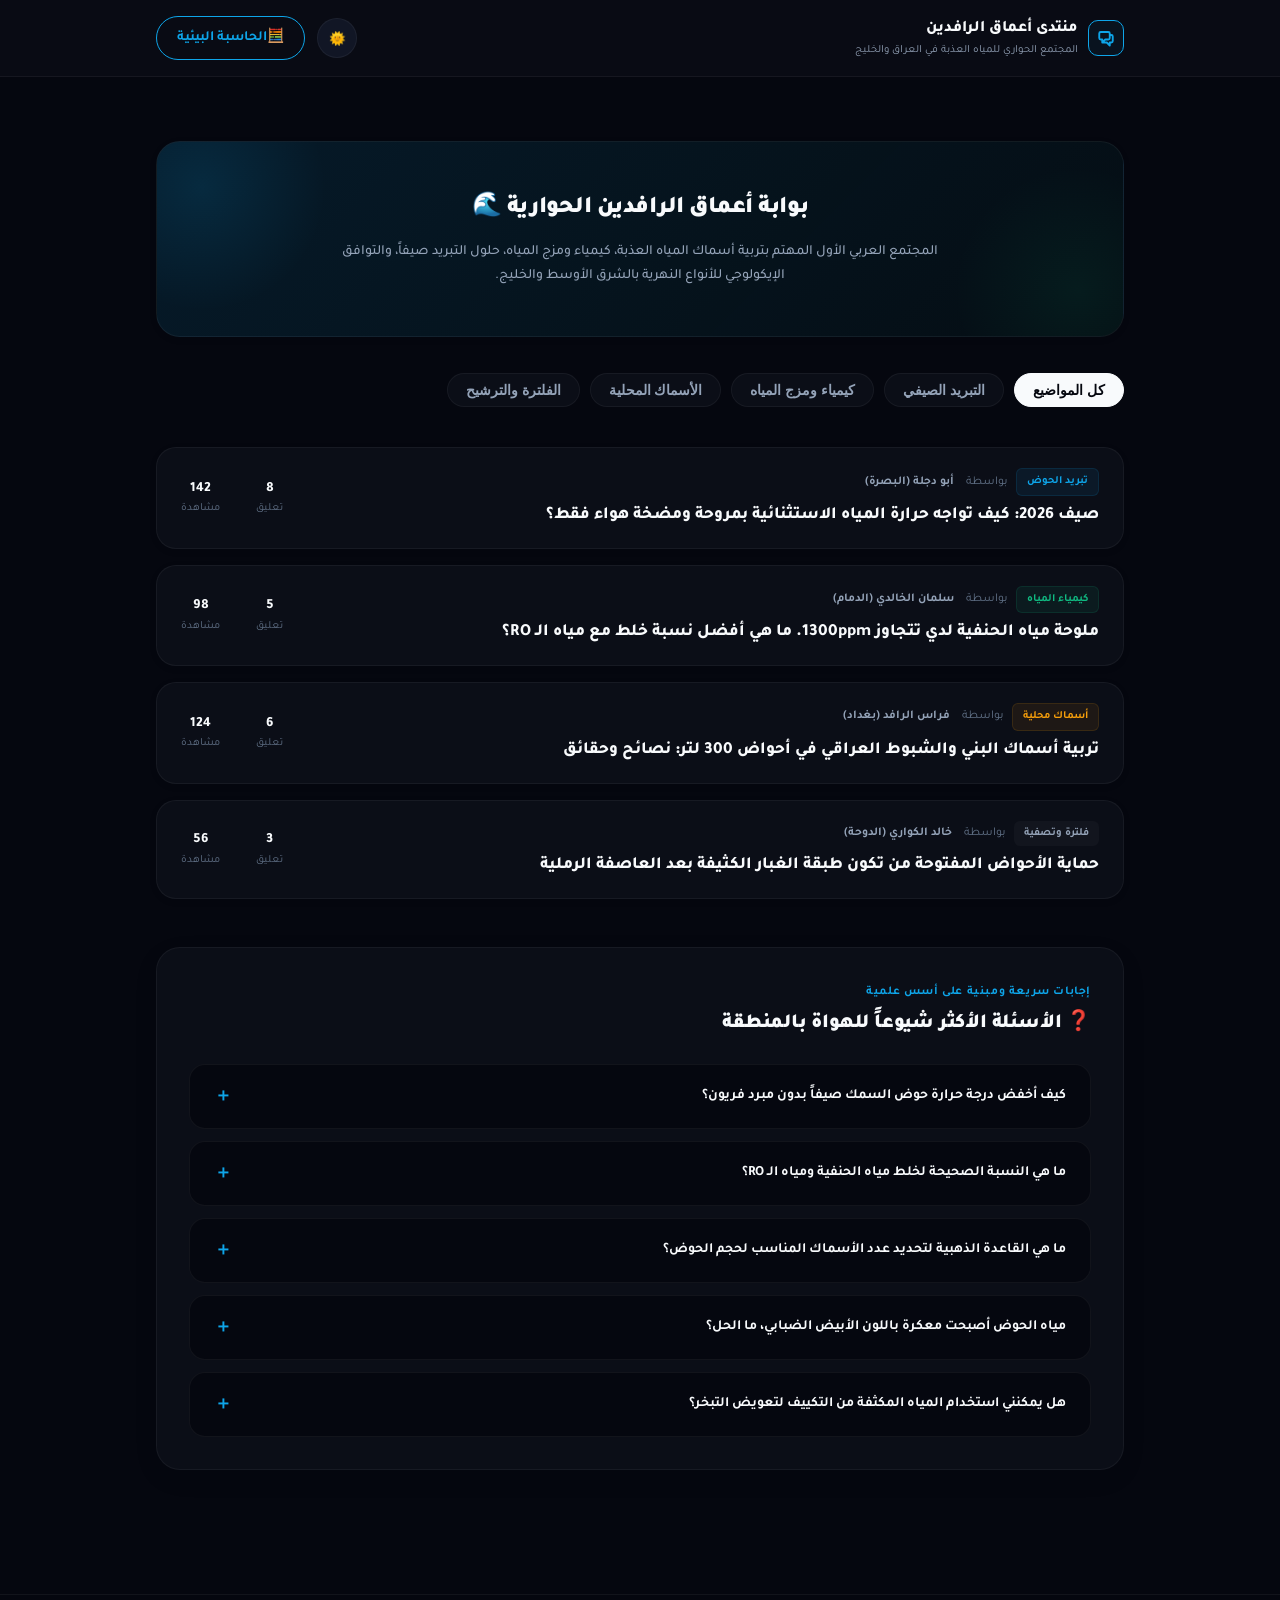
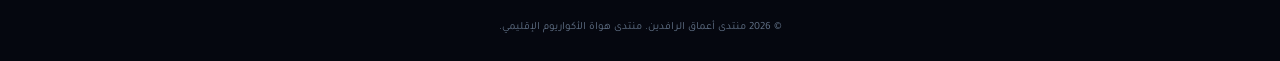
<file: index.html>
<!DOCTYPE html>
<html lang="ar" dir="rtl">
<head>
    <meta charset="UTF-8">
    <meta name="viewport" content="width=device-width, initial-scale=1.0">
    <title>منتدى أعماق الرافدين | دليل الأكواريوم العربي للمياه العذبة</title>
    <meta name="description" content="منتدى حواري مهني متخصص في تربية أسماك المياه العذبة بالوطن العربي والخليج. نقاشات حول كيمياء المياه، التبريد الصيفي، والأنواع النهرية المحلية.">
    
    <!-- Google Fonts: Tajawal & Inter -->
    <link rel="preconnect" href="https://fonts.googleapis.com">
    <link rel="preconnect" href="https://fonts.gstatic.com" crossorigin>
    <link href="https://fonts.googleapis.com/css2?family=Inter:wght@400;600;700&family=Tajawal:wght@300;400;500;700;800;900&display=swap" rel="stylesheet">
    
    <!-- Stylesheet -->
    <link rel="stylesheet" href="style.css">
</head>
<body>

    <!-- Forum Navigation Header -->
    <header class="main-header">
        <div class="header-container">
            <div class="logo-section">
                <a href="index.html" style="text-decoration: none; color: inherit; display: flex; align-items: center; gap: 10px;">
                    <div class="logo-icon">
                        <svg style="width: 18px; height: 18px;" fill="none" stroke="currentColor" viewBox="0 0 24 24">
                            <path stroke-linecap="round" stroke-linejoin="round" stroke-width="2.5" d="M17 8h2a2 2 0 012 2v6a2 2 0 01-2 2h-2v4l-4-4H9a1.994 1.994 0 01-1.414-.586m0 0L11 14h4a2 2 0 002-2V6a2 2 0 00-2-2H5a2 2 0 00-2 2v6a2 2 0 002 2h2v4l.586-.586z"></path>
                        </svg>
                    </div>
                    <div class="logo-text">
                        <h1>منتدى أعماق الرافدين</h1>
                        <p>المجتمع الحواري للمياه العذبة في العراق والخليج</p>
                    </div>
                </a>
            </div>
            
            <div style="display: flex; align-items: center; gap: 12px;">
                <!-- Theme Toggle Button -->
                <button id="theme-btn" class="theme-toggle" onclick="toggleTheme()" aria-label="تبديل المظهر">
                    🌙
                </button>
                
                <a href="calculator.html" class="btn-primary" style="text-decoration: none;">
                    🧮 <span class="nav-btn-text">الحاسبة البيئية</span>
                </a>
            </div>
        </div>
    </header>

    <!-- Main Grid -->
    <main class="app-container">
        
        <!-- Forum Hero Header -->
        <section class="forum-hero">
            <div class="hero-glow-1"></div>
            <div class="hero-glow-2"></div>
            <h2 class="hero-title">بوابة أعماق الرافدين الحوارية 🌊</h2>
            <p class="hero-desc">
                المجتمع العربي الأول المهتم بتربية أسماك المياه العذبة، كيمياء ومزج المياه، حلول التبريد صيفاً، والتوافق الإيكولوجي للأنواع النهرية بالشرق الأوسط والخليج.
            </p>
        </section>
        
        <!-- Forum Feed -->
        <section style="display: flex; flex-direction: column;">
            
            <!-- Category Filter Bar -->
            <div class="forum-categories">
                <button class="category-pill active" onclick="filterCategory('all')">كل المواضيع</button>
                <button class="category-pill" onclick="filterCategory('cooling')">التبريد الصيفي</button>
                <button class="category-pill" onclick="filterCategory('water')">كيمياء ومزج المياه</button>
                <button class="category-pill" onclick="filterCategory('species')">الأسماك المحلية</button>
                <button class="category-pill" onclick="filterCategory('filtration')">الفلترة والترشيح</button>
            </div>

            <!-- Threads List -->
            <div class="threads-container" id="threads-list">
                
                <!-- Thread 1 -->
                <a href="article.html?id=1" class="thread-row" data-category="cooling">
                    <div class="thread-content">
                        <div class="thread-header">
                            <span class="thread-tag tag-cooling">تبريد الحوض</span>
                            <span class="thread-meta">بواسطة <strong class="thread-author">أبو دجلة (البصرة)</strong></span>
                        </div>
                        <h3 class="thread-title">صيف 2026: كيف تواجه حرارة المياه الاستثنائية بمروحة ومضخة هواء فقط؟</h3>
                    </div>
                    <div class="thread-stats">
                        <div class="stat-item" style="margin-left: 16px;">
                            <span class="stat-value" id="replies-count-1">0</span>
                            <span class="stat-label">تعليق</span>
                        </div>
                        <div class="stat-item">
                            <span class="stat-value" id="views-count-1">0</span>
                            <span class="stat-label">مشاهدة</span>
                        </div>
                    </div>
                </a>

                <!-- Thread 2 -->
                <a href="article.html?id=2" class="thread-row" data-category="water">
                    <div class="thread-content">
                        <div class="thread-header">
                            <span class="thread-tag tag-water">كيمياء المياه</span>
                            <span class="thread-meta">بواسطة <strong class="thread-author">سلمان الخالدي (الدمام)</strong></span>
                        </div>
                        <h3 class="thread-title">ملوحة مياه الحنفية لدي تتجاوز 1300ppm. ما هي أفضل نسبة خلط مع مياه الـ RO؟</h3>
                    </div>
                    <div class="thread-stats">
                        <div class="stat-item" style="margin-left: 16px;">
                            <span class="stat-value" id="replies-count-2">0</span>
                            <span class="stat-label">تعليق</span>
                        </div>
                        <div class="stat-item">
                            <span class="stat-value" id="views-count-2">0</span>
                            <span class="stat-label">مشاهدة</span>
                        </div>
                    </div>
                </a>

                <!-- Thread 3 -->
                <a href="article.html?id=3" class="thread-row" data-category="species">
                    <div class="thread-content">
                        <div class="thread-header">
                            <span class="thread-tag tag-species">أسماك محلية</span>
                            <span class="thread-meta">بواسطة <strong class="thread-author">فراس الرافد (بغداد)</strong></span>
                        </div>
                        <h3 class="thread-title">تربية أسماك البني والشبوط العراقي في أحواض 300 لتر: نصائح وحقائق</h3>
                    </div>
                    <div class="thread-stats">
                        <div class="stat-item" style="margin-left: 16px;">
                            <span class="stat-value" id="replies-count-3">0</span>
                            <span class="stat-label">تعليق</span>
                        </div>
                        <div class="stat-item">
                            <span class="stat-value" id="views-count-3">0</span>
                            <span class="stat-label">مشاهدة</span>
                        </div>
                    </div>
                </a>

                <!-- Thread 4 -->
                <a href="article.html?id=4" class="thread-row" data-category="filtration">
                    <div class="thread-content">
                        <div class="thread-header">
                            <span class="thread-tag">فلترة وتصفية</span>
                            <span class="thread-meta">بواسطة <strong class="thread-author">خالد الكواري (الدوحة)</strong></span>
                        </div>
                        <h3 class="thread-title">حماية الأحواض المفتوحة من تكون طبقة الغبار الكثيفة بعد العاصفة الرملية</h3>
                    </div>
                    <div class="thread-stats">
                        <div class="stat-item" style="margin-left: 16px;">
                            <span class="stat-value" id="replies-count-4">0</span>
                            <span class="stat-label">تعليق</span>
                        </div>
                        <div class="stat-item">
                            <span class="stat-value" id="views-count-4">0</span>
                            <span class="stat-label">مشاهدة</span>
                        </div>
                    </div>
                </a>

            </div>
        </section>

        <!-- FAQ Section -->
        <section class="faq-section">
            <div class="faq-header">
                <span class="faq-subtitle">إجابات سريعة ومبنية على أسس علمية</span>
                <h2 class="faq-title">❓ الأسئلة الأكثر شيوعاً للهواة بالمنطقة</h2>
            </div>
            
            <div class="faq-accordion">
                <!-- Item 1 -->
                <div class="faq-item">
                    <button class="faq-question" onclick="toggleFaq(this)">
                        <span>كيف أخفض درجة حرارة حوض السمك صيفاً بدون مبرد فريون؟</span>
                        <span class="faq-icon">＋</span>
                    </button>
                    <div class="faq-answer">
                        <p>الحل العملي يعتمد على **التبريد التبخيري**: 
                        1. وجه مروحة تبريد صغيرة (12 فولت) بزاوية 45 درجة نحو سطح المياه المتموج.
                        2. شغل مضخات هواء قوية لتعويض الأكسجين الذائب الذي يقل بفعل الحرارة.
                        3. **مهم جداً:** عوض مياه التبخر اليومية بماء RO نكي فقط؛ تعويضها بماء الحنفية سيتسبب في تراكم الأملاح وارتفاع الملوحة (TDS) لمستويات خطيرة.</p>
                    </div>
                </div>
                
                <!-- Item 2 -->
                <div class="faq-item">
                    <button class="faq-question" onclick="toggleFaq(this)">
                        <span>ما هي النسبة الصحيحة لخلط مياه الحنفية ومياه الـ RO؟</span>
                        <span class="faq-icon">＋</span>
                    </button>
                    <div class="faq-answer">
                        <p>النسبة تعتمد على ملوحة الصنبور لديك. لهواة المياه العذبة، الملوحة المستهدفة المثالية هي **150-300 ppm**. 
                        إذا كانت ملوحة مياه الحنفية 1200 ppm وملوحة ماء الـ RO هي 15 ppm، فإن الخلط بنسبة **75% مياه RO و 25% مياه صنبور** سيعطيك ملوحة تقارب 310 ppm وهي ممتازة وصالحة لأغلب الأسماك والنباتات.</p>
                    </div>
                </div>

                <!-- Item 3 -->
                <div class="faq-item">
                    <button class="faq-question" onclick="toggleFaq(this)">
                        <span>ما هي القاعدة الذهبية لتحديد عدد الأسماك المناسب لحجم الحوض؟</span>
                        <span class="faq-icon">＋</span>
                    </button>
                    <div class="faq-answer">
                        <p>القاعدة الأساسية هي **(1 سم سمكة لكل 1 لتر ماء)** عند البلوغ للأسماك الصغيرة والهادئة. 
                        ولكن للأسماك الكبيرة، الشرهة للأكل أو سريعة الحركة (مثل الشبوط والبني والأوسكار)، يجب تقليص العدد بنسبة **40% على الأقل** لتأمين مساحات سباحة ولتفادت تحميل الفلتر بفضلات عضوية تفوق قدرته على التفكيك.</p>
                    </div>
                </div>

                <!-- Item 4 -->
                <div class="faq-item">
                    <button class="faq-question" onclick="toggleFaq(this)">
                        <span>مياه الحوض أصبحت معكرة باللون الأبيض الضبابي، ما الحل؟</span>
                        <span class="faq-icon">＋</span>
                    </button>
                    <div class="faq-answer">
                        <p>هذا يسمى **الانفجار البكتيري (Bacterial Bloom)** ويحدث عادة في الأحواض الجديدة التي لم تكتمل دورتها النيتروجينية بعد، أو عند تنظيف الفلتر بشكل خاطئ بالكلور. 
                        **الحل:** لا تقم بتبديل المياه بكثرة لأن ذلك يزيد المشكلة سوءاً. قلل التغذية للحد الأدنى، وزد تدفق الأكسجين، ودع البكتيريا النافعة تستقر في الفلتر، وستصفى المياه تلقائياً في غضون 3 إلى 5 أيام.</p>
                    </div>
                </div>

                <!-- Item 5 -->
                <div class="faq-item">
                    <button class="faq-question" onclick="toggleFaq(this)">
                        <span>هل يمكنني استخدام المياه المكثفة من التكييف لتعويض التبخر؟</span>
                        <span class="faq-icon">＋</span>
                    </button>
                    <div class="faq-answer">
                        <p>**لا يجوز إطلاقاً!** بالرغم من خلو المياه المكثفة من الأملاح، إلا أنها تمر فوق زعانف التبريد النحاسية والألومنيوم داخل جهاز التكييف فتلتقط جزيئات معادن ثقيلة سامة جداً للأسماك، بالإضافة لكونها بيئة خصبة للفطريات والغبار والبكتيريا الهوائية المسببة للأمراض.</p>
                    </div>
                </div>
            </div>
        </section>

    </main>

    <!-- Footer -->
    <footer style="padding: 24px; border-top: 1px solid var(--border-color); text-align: center; color: var(--text-muted); font-size: 11px; font-family: var(--font-arabic); margin-top: 60px;">
        <p>© 2026 منتدى أعماق الرافدين. منتدى هواة الأكواريوم الإقليمي.</p>
    </footer>

    <!-- JS Logic for Theme & Dynamic Content -->
    <script>
        // Theme Management
        function applySavedTheme() {
            const savedTheme = localStorage.getItem('theme') || 'dark';
            document.documentElement.setAttribute('data-theme', savedTheme);
            document.getElementById('theme-btn').innerText = savedTheme === 'light' ? '🌙' : '🌞';
        }

        function toggleTheme() {
            const currentTheme = document.documentElement.getAttribute('data-theme') || 'dark';
            const newTheme = currentTheme === 'dark' ? 'light' : 'dark';
            localStorage.setItem('theme', newTheme);
            document.documentElement.setAttribute('data-theme', newTheme);
            document.getElementById('theme-btn').innerText = newTheme === 'light' ? '🌙' : '🌞';
        }

        // Category Filter
        function filterCategory(category) {
            document.querySelectorAll('.category-pill').forEach(btn => btn.classList.remove('active'));
            event.target.classList.add('active');

            document.querySelectorAll('.thread-row').forEach(row => {
                if (category === 'all' || row.getAttribute('data-category') === category) {
                    row.style.display = 'flex';
                } else {
                    row.style.display = 'none';
                }
            });
        }

        // Initialize and load real data from localStorage
        function loadStatsData() {
            const baseData = {
                1: { defaultViews: 142, defaultReplies: 8 },
                2: { defaultViews: 98, defaultReplies: 5 },
                3: { defaultViews: 124, defaultReplies: 6 },
                4: { defaultViews: 56, defaultReplies: 3 }
            };

            for (let id in baseData) {
                // Load or initialize views
                let views = localStorage.getItem(`views_article_${id}`);
                if (views === null) {
                    views = baseData[id].defaultViews;
                    localStorage.setItem(`views_article_${id}`, views);
                }
                document.getElementById(`views-count-${id}`).innerText = views;

                // Load or initialize replies
                let repliesKey = `replies_article_${id}`;
                let replies = localStorage.getItem(repliesKey);
                let count = baseData[id].defaultReplies;
                if (replies !== null) {
                    try {
                        const parsed = JSON.parse(replies);
                        count = baseData[id].defaultReplies + parsed.length;
                    } catch (e) {}
                }
                document.getElementById(`replies-count-${id}`).innerText = count;
            }
        }

        // FAQ Accordion Toggle
        function toggleFaq(btn) {
            const item = btn.parentElement;
            const isOpen = item.classList.contains('active');
            
            // Close all items
            document.querySelectorAll('.faq-item').forEach(el => {
                el.classList.remove('active');
                const answer = el.querySelector('.faq-answer');
                answer.style.maxHeight = null;
            });
            
            if (!isOpen) {
                item.classList.add('active');
                const answer = item.querySelector('.faq-answer');
                answer.style.maxHeight = answer.scrollHeight + "px";
            }
        }

        // On Load
        window.addEventListener('DOMContentLoaded', () => {
            applySavedTheme();
            loadStatsData();
        });
    </script>
</body>
</html>
</file>
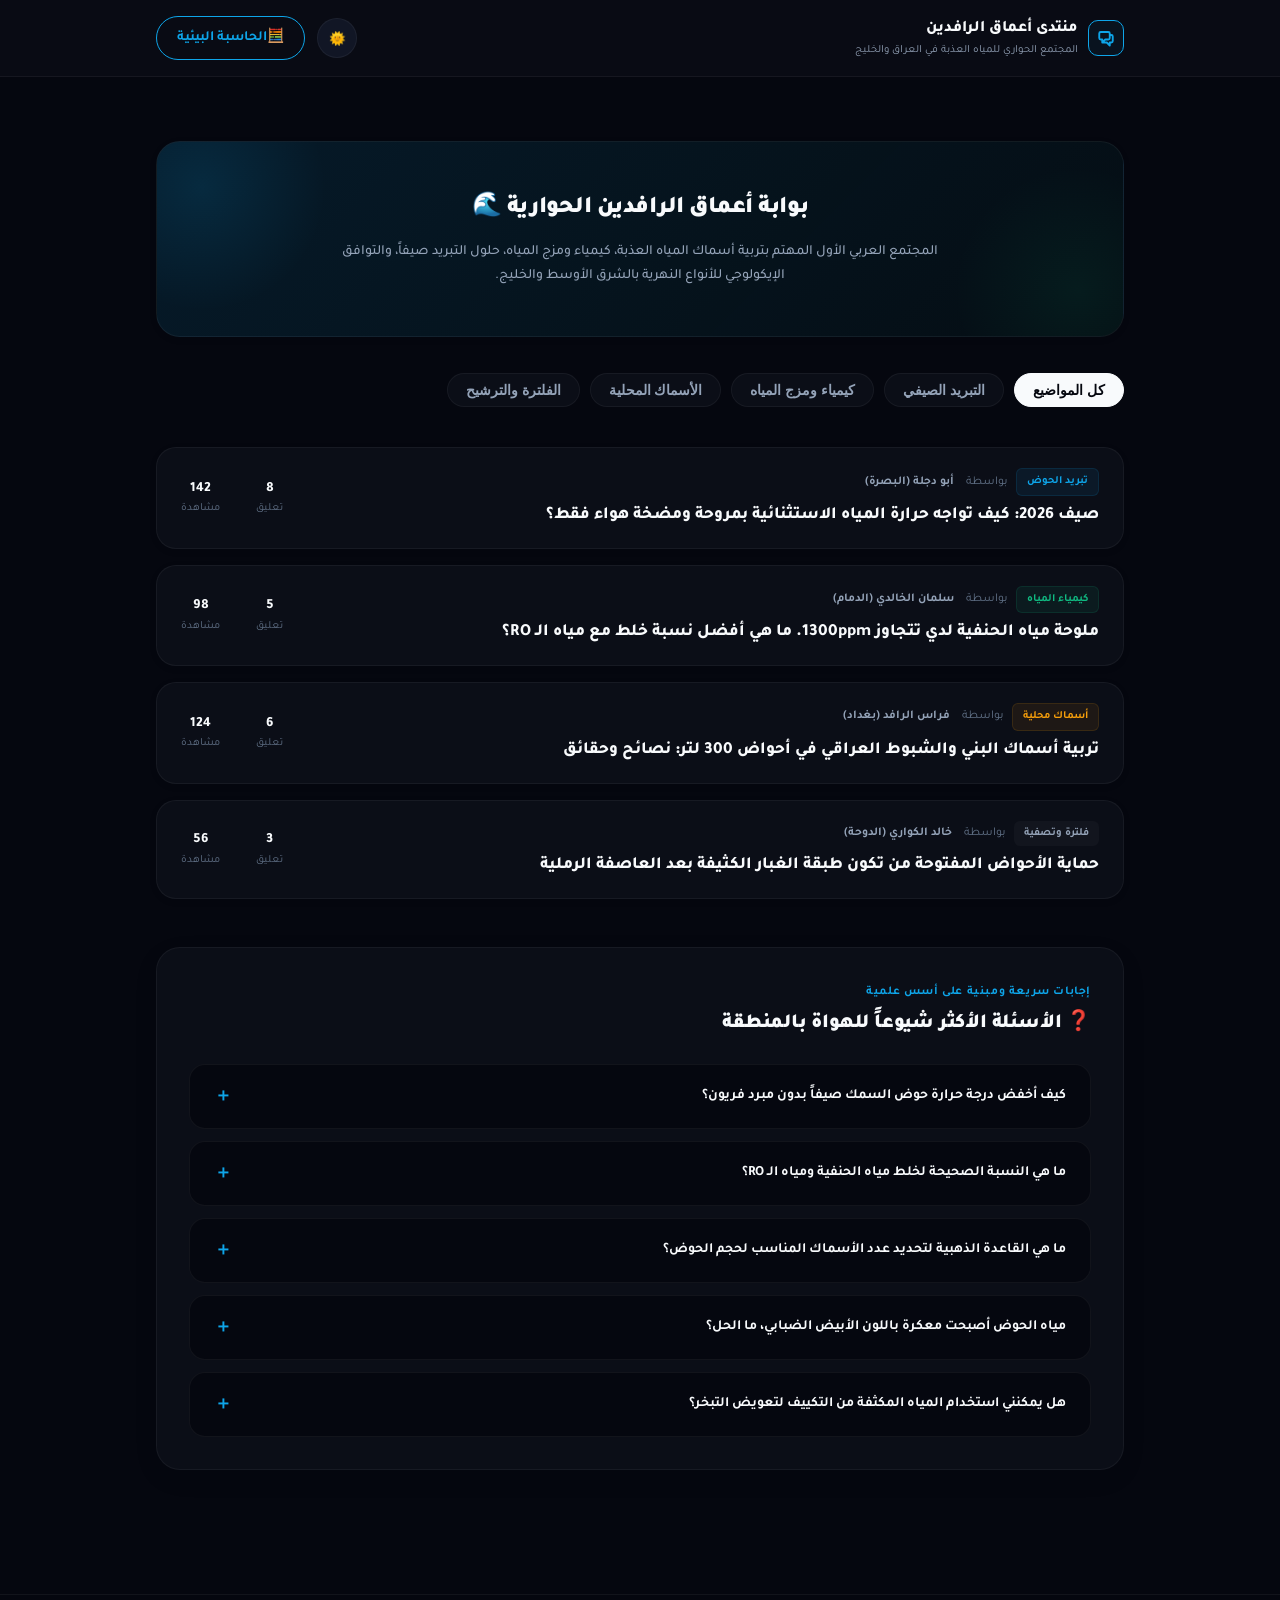
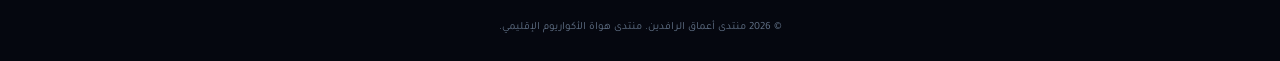
<file: article.html>
<!DOCTYPE html>
<html lang="ar" dir="rtl">
<head>
    <meta charset="UTF-8">
    <meta name="viewport" content="width=device-width, initial-scale=1.0">
    <title>منتدى أعماق الرافدين | استعراض الموضوع</title>
    
    <!-- Google Fonts: Tajawal & Inter -->
    <link rel="preconnect" href="https://fonts.googleapis.com">
    <link rel="preconnect" href="https://fonts.gstatic.com" crossorigin>
    <link href="https://fonts.googleapis.com/css2?family=Inter:wght@400;600;700&family=Tajawal:wght@300;400;500;700;800;900&display=swap" rel="stylesheet">
    
    <!-- Stylesheet -->
    <link rel="stylesheet" href="style.css">
</head>
<body>

    <!-- Header Navigation -->
    <header class="main-header">
        <div class="header-container">
            <div class="logo-section">
                <a href="index.html" style="text-decoration: none; color: inherit; display: flex; align-items: center; gap: 10px;">
                    <div class="logo-icon">
                        <svg style="width: 18px; height: 18px;" fill="none" stroke="currentColor" viewBox="0 0 24 24">
                            <path stroke-linecap="round" stroke-linejoin="round" stroke-width="2.5" d="M17 8h2a2 2 0 012 2v6a2 2 0 01-2 2h-2v4l-4-4H9a1.994 1.994 0 01-1.414-.586m0 0L11 14h4a2 2 0 002-2V6a2 2 0 00-2-2H5a2 2 0 00-2 2v6a2 2 0 002 2h2v4l.586-.586z"></path>
                        </svg>
                    </div>
                    <div class="logo-text">
                        <h1>منتدى أعماق الرافدين</h1>
                        <p>تصفح نقاشات الهواة</p>
                    </div>
                </a>
            </div>
            
            <div style="display: flex; align-items: center; gap: 12px;">
                <!-- Conditional Calculator Link in Header -->
                <a id="header-calc-link" href="calculator.html" class="btn-primary" style="display: none; text-decoration: none;">
                    🧮 <span class="nav-btn-text">الحاسبة البيئية</span>
                </a>

                <!-- Theme Toggle Button -->
                <button id="theme-btn" class="theme-toggle" onclick="toggleTheme()" aria-label="تبديل المظهر">
                    🌙
                </button>
                
                <a href="index.html" class="btn-secondary" style="text-decoration: none;">
                    ← <span class="nav-btn-text">عودة للمنتدى</span>
                </a>
            </div>
        </div>
    </header>

    <!-- Main Container -->
    <main class="app-container">
        
        <!-- Back Link -->
        <a href="index.html" class="back-link">
            <span>→</span> عودة لقائمة المواضيع
        </a>

        <!-- Article Card Details -->
        <article class="article-container" id="article-view">
            <div class="article-header">
                <span id="article-tag" class="thread-tag">جاري التحميل...</span>
                <h2 id="article-title" class="article-title-text">...</h2>
                <div class="thread-meta">
                    <span>بواسطة <strong id="article-author" class="thread-author">...</strong></span>
                    <span>•</span>
                    <span>شوهد <strong id="article-views">0</strong> مرة</span>
                </div>
            </div>

            <div id="article-content" class="article-body">
                <!-- Dynamic Article content loads here -->
            </div>

            <!-- Support Me Widget (ادعمني) -->
            <div class="support-card">
                <h4 class="support-title">☕ ادعم الكاتب والمشروع (Support Me)</h4>
                <p class="support-text">
                    إذا وجدت هذا المقال الحواري مفيداً، يمكنك دعم الكاتب لمواصلة تقديم شروحات احترافية وتوفير حاسبات متقدمة مجانية لهواة الأكواريوم في المنطقة.
                </p>
                <div style="display: flex; gap: 8px; flex-wrap: wrap;">
                    <button class="btn-primary" style="font-size: 11px; padding: 6px 12px;" onclick="showSupportAlert('قهوة للكاتب')">☕ شراء قهوة للكاتب (5$)</button>
                    <button class="btn-secondary" style="font-size: 11px; padding: 6px 12px;" onclick="showSupportAlert('دعم الخادم')">🖥️ المساهمة في استضافة المنصة (10$)</button>
                </div>
            </div>
        </article>

        <!-- Comments Section -->
        <section class="comments-section">
            <h3 class="comments-heading">💬 المناقشات والردود</h3>
            <div id="cusdis-container">
                <!-- Dynamically injected by JS to prevent race condition initialization -->
            </div>
        </section>

    </main>

    <!-- Footer -->
    <footer style="padding: 24px; border-top: 1px solid var(--border-color); text-align: center; color: var(--text-muted); font-size: 11px; font-family: var(--font-arabic); margin-top: 60px;">
        <p>© 2026 منتدى أعماق الرافدين. كافة الحقوق محفوظة.</p>
    </footer>

    <!-- Database and script -->
    <script>
        // Article Database
        const articlesDB = {
            1: {
                title: "صيف 2026: كيف تواجه حرارة المياه الاستثنائية بمروحة ومضخة هواء فقط؟",
                author: "أبو دجلة (البصرة)",
                category: "cooling",
                tagName: "تبريد الحوض",
                tagClass: "tag-cooling",
                calculatorTab: "temp",
                body: `
                    <p>مرحباً بجميع الهواة في المنطقة. نواجه هذا الصيف درجات حرارة قياسية تتعدى 48°م في جنوب العراق والخليج العربي. نظراً لأن مبردات الفريون الخارجية (Chillers) مكلفة جداً ولا يستطيع أغلب المربين اقتناءها، أقدم لكم دليلاً علمياً مبنياً على حركة السوائل وتبديد الطاقة الحرارية الكامنة بالتبخير الطبيعي.</p>
                    
                    <p><strong>1. تعزيز التبخر عبر تحريك سطح الماء:</strong></p>
                    <p>الحل الأكثر كفاءة يبدأ من توجيه مخرج الفلتر أو مضخة تيار (Wavemaker) إلى الأعلى بزاوية تجعل سطح الماء في حركة متموجة قوية ومستمرة. تحطيم التوتر السطحي للمياه يرفع بشكل هائل من معدل التماس بين جزيئات الماء الساخن والهواء الجوي، مما يساعد في التبريد الذاتي الذاتي بفعل تبخر الجزيئات الأكثر سخونة.</p>

                    <p><strong>2. استخدام مضخة هواء قوية:</strong></p>
                    <p>تخسر المياه قدرتها على الاحتفاظ بالأكسجين المذاب كلما ارتفعت حرارتها. تشغيل مضخة هواء موصلة بأحجار هواء في قاع الحوض يحل مشكلتين: أولاً، تعويض الأكسجين لمنع اختناق الأسماك؛ ثانياً، دفع تيارات المياه الأكثر دفئاً في الأسفل للارتفاع للسطح وتسهيل تبريدها بالتبخر.</p>

                    <p><strong>3. المراوح التبخيرية الموجهة:</strong></p>
                    <p>قم بتركيب مروحة تبريد صغيرة (مثل مراوح الكمبيوتر 12 فولت) موجهة بزاوية 45 درجة نحو السطح المتموج. التبريد بالتبخر هنا قادر على خفض حرارة مياه الحوض بمقدار 2°م إلى 4°م عن حرارة الغرفة المحيطة.</p>

                    <p><strong>تنبيه هام جداً:</strong> التبخير المكثف سيخفض منسوب المياه بسرعة. يجب تعويض الفاقد بماء التناضح العكسي (RO) الخالي تماماً من الأملاح. تجنب إضافة ماء الحنفية للتعويض، لأن التبخر يترك الأملاح خلفه، وإضافة مياه حنفية جديدة سيتسبب في تراكم الأملاح وارتفاع الـ TDS لمستويات سامة!</p>
                `,
                defaultReplies: [
                    { author: "أبو أحمد (الكويت)", time: "منذ 4 ساعات", body: "شرح وافٍ وعلمي جداً. قمت بتطبيق فكرة المراوح مع مضخة الهواء وانخفضت الحرارة لدي من 31°م إلى 27.5°م في حوض 200 لتر خلال يومين فقط. شكراً لك." },
                    { author: "يوسف الأنصاري (المنامة)", time: "منذ ساعتين", body: "تنبيه تعويض مياه التبخر بماء RO أنقذ حوضي! كنت أضيف ماء الصنبور وتفاجأت أن الـ TDS ارتفع من 300 إلى 800ppm دون أن أعرف السبب." }
                ]
            },
            2: {
                title: "ملوحة مياه الحنفية لدي تتجاوز 1300ppm. ما هي أفضل نسبة خلط مع مياه الـ RO؟",
                author: "سلمان الخالدي (الدمام)",
                category: "water",
                tagName: "كيمياء المياه",
                tagClass: "tag-water",
                calculatorTab: "water",
                body: `
                    <p>السلام عليكم ورحمة الله وبركاته. يعاني أغلب المربين في الساحل الشرقي للمملكة والعراق من ارتفاع شديد في ملوحة مياه الحنفية (TDS) والتي تتراوح أحياناً بين 1100ppm إلى 1600ppm، إلى جانب ارتفاع قلوية المياه (pH 8.2 - 8.5).</p>
                    
                    <p>تربية معظم أسماك الزينة المستوردة أو النباتات المائية تتطلب مياه متوسطة العسر بملوحة تتراوح بين 150ppm إلى 300ppm. لحل هذه المشكلة بأقل تكلفة ممكنة، قمت باتباع طريقة خلط المياه كالتالي:</p>

                    <p><strong>معادلة الخلط المقترحة:</strong></p>
                    <p>إذا كانت ملوحة ماء الصنبور لديك 1200ppm وملوحة مياه محطة التناضح العكسي (RO) المنزلية تبلغ 15ppm، فإن خلط نسبة <strong>75% ماء RO مع 25% ماء حنفية</strong> سيعطيك مياه بملوحة إجمالية تقارب 310ppm وهي نسبة مثالية جداً.</p>

                    <p><strong>كيفية تعديل الـ pH القلوي:</strong></p>
                    <p>مياه الصنبور تحتوي على عسر كربونات قوي يقاوم انخفاض الـ pH. بعد تطبيق الخلط وتقليل العسر، ستتخلص المياه من قساوتها ويسهل خفض الـ pH. يمكن استخدام أخشاب المانغروف الطبيعية أو أوراق الكاتابا (اللوز الهندي) لخفض الرقم الهيدروجيني تدريجياً وبأمان تام دون استخدام أحماض كيميائية تضر الأسماك.</p>
                `,
                defaultReplies: [
                    { author: "عمر العراقي (بغداد)", time: "منذ 8 ساعات", body: "طريقة الخلط هذه هي الطريقة الوحيدة التي مكنتني من تربية أسماك الديسكس الحساسة في بغداد. مياه الحنفية لدينا عسرة جداً والخلط بنسبة 3:1 (RO إلى حنفية) يعمل بامتياز." },
                    { author: "فهد بن علي (الرياض)", time: "منذ 3 ساعات", body: "هل يمكن استخدام ماء مكثف المكيف (AC condensation water) كبديل لماء RO؟ قرأت أنه خالي من الأملاح." },
                    { author: "سلمان الخالدي (الدمام)", time: "منذ ساعة واحدة", body: "أهلاً أخي فهد. مياه مكثف المكيف خالية من الأملاح نعم، لكنها تحتوي على جزيئات نحاس ومعادن سامة من أنابيب المكيف الداخلية، إلى جانب الغبار والبكتيريا الفطرية. لا ننصح بها مطلقاً لحوض الأسماك." }
                ]
            },
            3: {
                title: "تربية أسماك البني والشبوط العراقي في أحواض 300 لتر: نصائح وحقائق",
                author: "فراس الرافد (بغداد)",
                category: "species",
                tagName: "أسماك محلية",
                tagClass: "tag-species",
                calculatorTab: null,
                body: `
                    <p>تتميز أنهار دجلة والفرات بوجود أنواع محلية رائعة من الأسماك مثل البني والشبوط والقطان. يميل بعض الهواة لتربيتها في الأحواض المنزلية لمحاكاة البيئة النهرية لبلاد الرافدين. إليكم أهم الملاحظات الفنية لتربيتها:</p>

                    <p><strong>1. المساحة الكافية وأبعاد الحوض:</strong></p>
                    <p>تتميز هذه الأسماك بنشاط حركي عالٍ وسرعة سباحة فائقة مقارنة بأسماك الزينة العادية. حوض بسعة 300 لتر (طوله لا يقل عن 120 سم) يعتبر الحد الأدنى لتربية زوجين أو ثلاثة من الأحجام الصغيرة. الأحواض الضيقة تسبب لها القلق وتدفعها للقفز خارج الحوض.</p>

                    <p><strong>2. الفلترة الفائقة للفضلات العضوية:</strong></p>
                    <p>الأسماك النهرية المحلية تتغذى بشراهة وتنتج كميات كبيرة من المخلفات العضوية (الأمونيا والنترات). يتطلب الحوض فلترة خارجية قوية جداً (Canister filter) تضخ ما لا يقل عن 5 إلى 6 أضعاف حجم الحوض في الساعة، مع استخدام مادة السيراميك والبيو-بولز لتوفير بيئة لنمو البكتيريا النافعة.</p>

                    <p><strong>3. محاكاة التيارات النهرية:</strong></p>
                    <p>تفضل هذه الأسماك السباحة عكس التيار. استخدام مضخة تدفق خفيفة لمحاكاة تيار النهر الهادئ يضفي عليها حيوية ويحفز سلوكها الطبيعي.</p>
                `,
                defaultReplies: [
                    { author: "حسن البصري (البصرة)", time: "منذ يوم واحد", body: "تربية أسماك البني رائعة جداً، ألوان قشورها الذهبية تحت الإضاءة مميزة. الفلترة هي السر الحقيقي لنجاح تربيتها." }
                ]
            },
            4: {
                title: "حماية الأحواض المفتوحة من تكون طبقة الغبار الكثيفة بعد العاصفة الرملية",
                author: "خالد الكواري (الدوحة)",
                category: "filtration",
                tagName: "فلترة وتصفية",
                tagClass: "tag-species",
                calculatorTab: null,
                body: `
                    <p>تتعرض مدن الخليج العربي لعواصف غبارية دورية تؤثر بشكل مباشر على أحواض الأسماك المفتوحة (سواء الداخلية التي تفتقر لغطاء محكم أو الخارجية في الحدائق). ذرات الأتربة الناعمة تترسب على السطح وتشكل طبقة طينية تمنع التبادل الغازي وتسبب موت الأسماك اختناقاً.</p>

                    <p><strong>خطوات الوقاية والمعالجة أثناء العاصفة الغبارية:</strong></p>
                    <p><strong>1. الفلترة الميكانيكية المزدوجة:</strong> ضاعف كمية الصوف القطني الناعم (Filter Floss) في المرحلة الأولى من الفلتر. هذا الصوف يمسك بذرات الطين والأتربة الدقيقة ويمنع مرورها للماء. يجب تبديل الصوف كل 24 ساعة أثناء العاصفة لتجنب انسداد الفلتر.</p>

                    <p><strong>2. قشاط السطح (Surface Skimmer):</strong> إذا كان الحوض كبيراً ومفتوحاً، فإن تركيب قشاط السطح يسحب الطبقة الغبارية والزيتية المتراكمة على السطح فوراً ويعيد توجيهها للفلتر.</p>

                    <p><strong>3. إطفاء مضخات الهواء المفتوحة:</strong> تسحب مضخات الهواء الغبار من الغرفة وتنفثه داخل الماء مباشرة كفقاعات. يفضل تقليل تشغيل مضخة الهواء أو وضع فلتر إسفنجي على مدخل هواء المضخة لتصفية الغبار قبل نفثه.</p>
                `,
                defaultReplies: [
                    { author: "سعود الدوسري (الخبر)", time: "منذ يومين", body: "ملاحظة إطفاء مضخات الهواء أثناء العواصف في غاية الأهمية. كانت المياه تتعكر لدي بشدة واكتشفت أن المضخة هي التي تسحب الغبار لداخل الحوض." }
                ]
            }
        };

        let currentArticleId = null;

        // Get Article ID from URL Query
        function getArticleId() {
            const params = new URLSearchParams(window.location.search);
            return parseInt(params.get('id'));
        }

        // Increment and display real views in localStorage
        function handleViews(id) {
            let views = localStorage.getItem(`views_article_${id}`);
            if (views === null) {
                views = 100; // sensible starting baseline
            }
            views = parseInt(views) + 1;
            localStorage.setItem(`views_article_${id}`, views);
            document.getElementById('article-views').innerText = views;
        }

        // Load Article Content
        function loadArticle() {
            const id = getArticleId();
            currentArticleId = id;
            const article = articlesDB[id];

            if (!article) {
                window.location.href = 'index.html';
                return;
            }

            document.title = `${article.title} | منتدى أعماق الرافدين`;

            document.getElementById('article-title').innerText = article.title;
            document.getElementById('article-author').innerText = article.author;
            
            const tagEl = document.getElementById('article-tag');
            tagEl.innerText = article.tagName;
            tagEl.className = `thread-tag ${article.tagClass}`;

            document.getElementById('article-content').innerHTML = article.body;

            // Header Calculator tab link (conditional)
            const calcHeaderLink = document.getElementById('header-calc-link');
            if (article.calculatorTab) {
                calcHeaderLink.style.display = 'inline-flex';
                calcHeaderLink.href = `calculator.html#${article.calculatorTab}`;
            } else {
                calcHeaderLink.style.display = 'none';
            }

            // Handle views count
            handleViews(id);

            // Configure Cusdis dynamically
            const container = document.getElementById('cusdis-container');
            if (container) {
                container.innerHTML = '';
                const cusdisDiv = document.createElement('div');
                cusdisDiv.id = 'cusdis_thread';
                cusdisDiv.setAttribute('data-host', 'https://cusdis.com');
                cusdisDiv.setAttribute('data-app-id', '624a0d9b-d784-486a-8b17-154df66a1a7c');
                cusdisDiv.setAttribute('data-page-id', `article_${id}`);
                cusdisDiv.setAttribute('data-page-url', window.location.href);
                cusdisDiv.setAttribute('data-page-title', article.title);
                
                const savedTheme = localStorage.getItem('theme') || 'dark';
                cusdisDiv.setAttribute('data-theme', savedTheme);
                
                container.appendChild(cusdisDiv);
                
                if (window.CUSDIS && typeof window.CUSDIS.initial === 'function') {
                    window.CUSDIS.initial();
                } else {
                    const script = document.createElement('script');
                    script.src = 'https://cusdis.com/js/cusdis.es.js';
                    script.async = true;
                    script.defer = true;
                    document.body.appendChild(script);
                }
            }

        }

        // Support Alert dialog
        function showSupportAlert(type) {
            alert(`شكرًا جزيلًا لاهتمامك بدعم المنصة عن طريق "${type}"! \n\nهذه الميزة تجريبية حالياً ومتاحة فقط لاستعراض الواجهة والتجربة (UI Prototype).`);
        }

        // Theme management
        function applySavedTheme() {
            const savedTheme = localStorage.getItem('theme') || 'dark';
            document.documentElement.setAttribute('data-theme', savedTheme);
            document.getElementById('theme-btn').innerText = savedTheme === 'light' ? '🌙' : '🌞';
            
            // Sync theme to Cusdis if loaded
            if (window.CUSDIS && typeof window.CUSDIS.setTheme === 'function') {
                window.CUSDIS.setTheme(savedTheme);
            }
        }

        // Notify Cusdis on theme toggle
        function toggleTheme() {
            const currentTheme = document.documentElement.getAttribute('data-theme') || 'dark';
            const newTheme = currentTheme === 'dark' ? 'light' : 'dark';
            localStorage.setItem('theme', newTheme);
            document.documentElement.setAttribute('data-theme', newTheme);
            document.getElementById('theme-btn').innerText = newTheme === 'light' ? '🌙' : '🌞';
            
            // Update attribute on element for loading sync
            const cusdisDiv = document.getElementById('cusdis_thread');
            if (cusdisDiv) {
                cusdisDiv.setAttribute('data-theme', newTheme);
            }

            // Sync theme to Cusdis if loaded
            if (window.CUSDIS && typeof window.CUSDIS.setTheme === 'function') {
                window.CUSDIS.setTheme(newTheme);
            }
        }

        // Load content on ready
        window.addEventListener('DOMContentLoaded', () => {
            applySavedTheme();
            loadArticle();
        });
    </script>
</body>
</html>
</file>
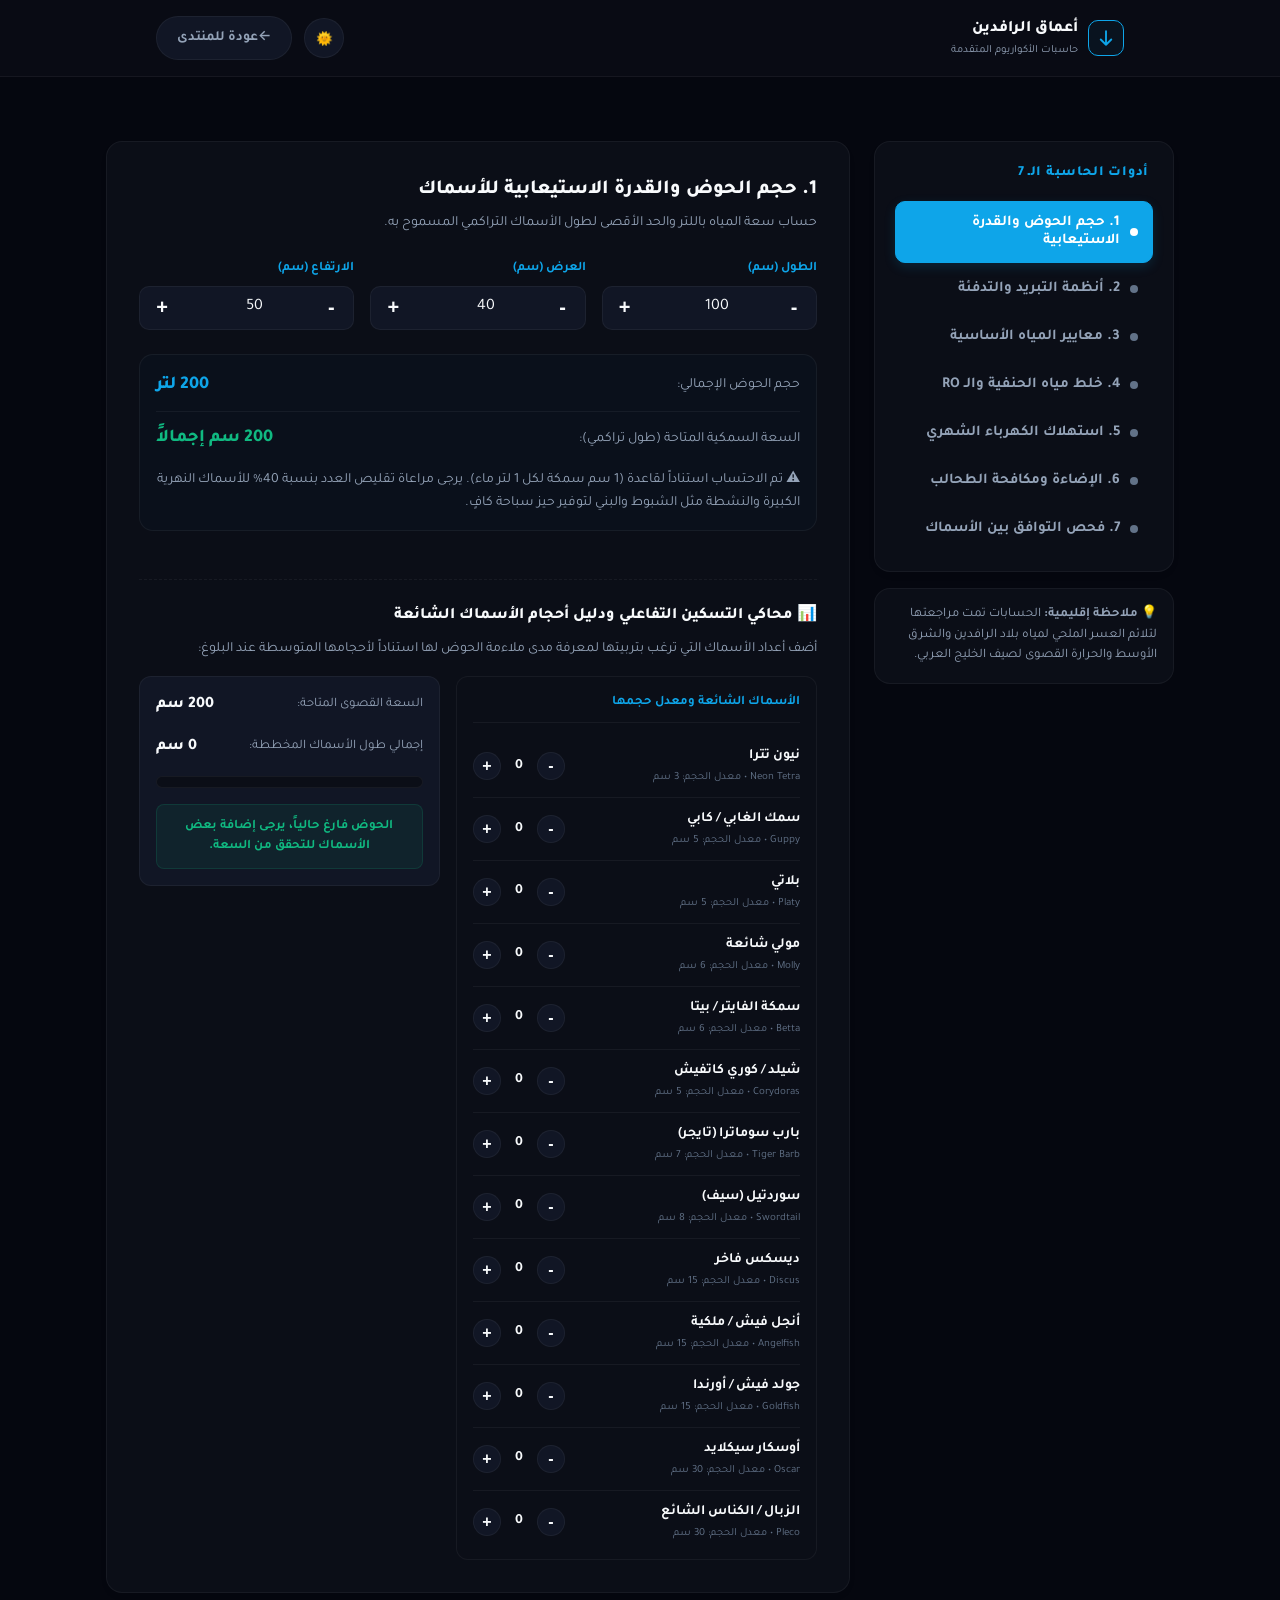
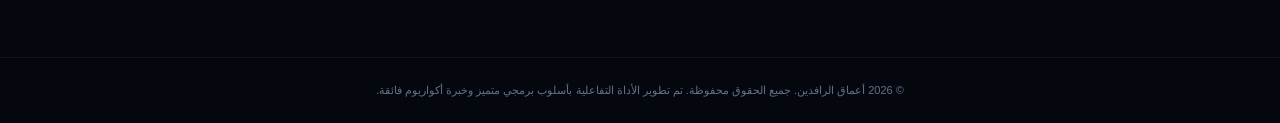
<file: calculator.html>
<!DOCTYPE html>
<html lang="ar" dir="rtl">
<head>
    <meta charset="UTF-8">
    <meta name="viewport" content="width=device-width, initial-scale=1.0">
    <title>حاسبة الأكواريوم المتقدمة 7 في 1 | أعماق الرافدين</title>
    
    <!-- Google Fonts: Tajawal & Inter -->
    <link rel="preconnect" href="https://fonts.googleapis.com">
    <link rel="preconnect" href="https://fonts.gstatic.com" crossorigin>
    <link href="https://fonts.googleapis.com/css2?family=Inter:wght@400;600;700&family=Tajawal:wght@300;400;500;700;800;900&display=swap" rel="stylesheet">
    
    <!-- Global Stylesheet -->
    <link rel="stylesheet" href="style.css">
    
    <style>
        body {
            font-family: var(--font-arabic);
            font-size: 16px;
            background-color: var(--bg-primary);
            color: var(--text-primary);
            transition: background-color 0.3s ease, color 0.3s ease;
            margin: 0;
            padding: 0;
            display: flex;
            flex-direction: column;
            min-height: 100vh;
        }

        /* Layout Grid */
        .calc-layout-container {
            max-width: 1100px;
            width: 100%;
            margin: 0 auto;
            padding: 64px 16px;
            display: grid;
            grid-template-columns: 1fr;
            gap: 24px;
            flex-grow: 1;
            box-sizing: border-box;
        }

        @media (min-width: 1024px) {
            .calc-layout-container {
                grid-template-columns: 300px 1fr;
            }
        }

        /* Sidebar & Tab controls */
        .calc-sidebar {
            display: flex;
            flex-direction: column;
            gap: 16px;
        }

        .calc-card {
            background-color: var(--bg-card);
            border: 1px solid var(--border-color);
            border-radius: 16px;
            padding: 20px;
            box-shadow: 0 4px 12px rgba(0, 0, 0, 0.02);
            transition: background-color 0.3s ease, border-color 0.3s ease;
        }

        .calc-main-card {
            padding: 24px;
        }

        @media (min-width: 640px) {
            .calc-main-card {
                padding: 32px;
            }
        }

        .calc-sidebar-title {
            font-size: 14px;
            font-weight: 800;
            color: var(--color-primary);
            letter-spacing: 0.05em;
            margin-top: 0;
            margin-bottom: 16px;
            padding-right: 4px;
        }

        .calc-tab-btn {
            width: 100%;
            text-align: right;
            padding: 12px 14px;
            border-radius: 10px;
            border: 1px solid transparent;
            background: transparent;
            color: var(--text-secondary);
            font-size: 15px;
            font-weight: 700;
            cursor: pointer;
            display: flex;
            align-items: center;
            gap: 10px;
            font-family: var(--font-arabic);
            transition: var(--transition-fast);
            margin-bottom: 4px;
        }

        .calc-tab-btn:last-child {
            margin-bottom: 0;
        }

        .calc-tab-btn:hover {
            color: var(--text-primary);
            background-color: var(--bg-input);
        }

        .calc-tab-btn.active {
            background-color: var(--color-primary);
            color: #ffffff;
            border-color: var(--color-primary);
            box-shadow: 0 4px 12px rgba(14, 165, 233, 0.15);
        }

        .calc-tab-btn .indicator-dot {
            width: 8px;
            height: 8px;
            border-radius: 50%;
            background-color: var(--text-muted);
            flex-shrink: 0;
            transition: background-color 0.2s ease;
        }

        .calc-tab-btn.active .indicator-dot {
            background-color: #ffffff;
        }

        .calc-note-card {
            background-color: var(--bg-card);
            border: 1px solid var(--border-color);
            border-radius: 16px;
            padding: 16px;
            font-size: 13px;
            color: var(--text-secondary);
            line-height: 1.6;
        }

        /* Content area and panes */
        .calc-content-area {
            display: flex;
            flex-direction: column;
        }

        .tab-pane {
            display: flex;
            flex-direction: column;
            gap: 24px;
        }

        .tab-pane.hidden {
            display: none;
        }

        .pane-title {
            font-size: 20px;
            font-weight: 800;
            color: var(--text-primary);
            margin-top: 0;
            margin-bottom: 6px;
        }

        .pane-subtitle {
            font-size: 14px;
            color: var(--text-secondary);
            margin-top: 0;
            margin-bottom: 0;
        }

        /* Input Controls */
        .input-grid {
            display: grid;
            grid-template-columns: 1fr;
            gap: 16px;
        }

        @media (min-width: 640px) {
            .input-grid.cols-3 {
                grid-template-columns: repeat(3, 1fr);
            }
            .input-grid.cols-2 {
                grid-template-columns: repeat(2, 1fr);
            }
        }

        .input-group {
            display: flex;
            flex-direction: column;
            gap: 6px;
        }

        .input-label {
            font-size: 13px;
            font-weight: 700;
            color: var(--color-primary);
        }

        .calc-input, .calc-select {
            width: 100%;
            padding: 11px 14px;
            background-color: var(--bg-input);
            border: 1px solid var(--border-color);
            color: var(--text-primary);
            border-radius: 10px;
            font-size: 16px;
            font-family: var(--font-arabic);
            transition: var(--transition-fast);
            box-sizing: border-box;
        }

        .calc-input:focus, .calc-select:focus {
            outline: none;
            border-color: var(--color-primary);
            box-shadow: 0 0 0 3px rgba(14, 165, 233, 0.15);
        }

        .input-stepper {
            display: flex;
            align-items: center;
            background-color: var(--bg-input);
            border: 1px solid var(--border-color);
            border-radius: 10px;
            overflow: hidden;
            width: 100%;
            transition: var(--transition-fast);
            box-sizing: border-box;
        }

        .input-stepper:focus-within {
            border-color: var(--color-primary);
            box-shadow: 0 0 0 3px rgba(14, 165, 233, 0.15);
        }

        .input-stepper .calc-input {
            border: none;
            border-radius: 0;
            text-align: center;
            background: transparent;
            padding: 11px 0;
            flex-grow: 1;
            width: 50px;
        }

        .input-stepper .calc-input:focus {
            box-shadow: none;
            outline: none;
        }

        .stepper-btn {
            width: 44px;
            height: 42px;
            background: transparent;
            border: none;
            color: var(--text-primary);
            font-size: 20px;
            font-weight: bold;
            cursor: pointer;
            display: flex;
            align-items: center;
            justify-content: center;
            user-select: none;
            transition: var(--transition-fast);
        }

        .stepper-btn:hover {
            background-color: rgba(255, 255, 255, 0.04);
        }

        .stepper-btn:active {
            background-color: var(--color-primary);
            color: #ffffff;
        }

        .calc-select option {
            background-color: var(--bg-card);
            color: var(--text-primary);
        }

        /* Style range sliders */
        input[type=range] {
            -webkit-appearance: none;
            background: transparent;
            width: 100%;
            margin: 8px 0;
        }
        input[type=range]:focus {
            outline: none;
        }
        input[type=range]::-webkit-slider-runnable-track {
            width: 100%;
            height: 6px;
            background: var(--bg-input);
            border-radius: 3px;
            border: 1px solid var(--border-color);
            transition: background-color 0.3s ease, border-color 0.3s ease;
        }
        input[type=range]::-webkit-slider-thumb {
            height: 16px;
            width: 16px;
            border-radius: 50%;
            background: var(--color-primary);
            cursor: pointer;
            -webkit-appearance: none;
            margin-top: -5px;
            box-shadow: 0 0 10px rgba(14, 165, 233, 0.3);
            transition: transform 0.1s, background-color 0.2s;
        }
        input[type=range]::-webkit-slider-thumb:hover {
            transform: scale(1.25);
            background: #38bdf8;
        }

        /* Results & Display */
        .results-container {
            background-color: rgba(14, 165, 233, 0.02);
            border: 1px solid var(--border-color);
            border-radius: 14px;
            padding: 16px;
            display: flex;
            flex-direction: column;
            gap: 12px;
        }

        .result-row {
            display: flex;
            justify-content: space-between;
            align-items: center;
            flex-wrap: wrap; /* Wrap on small screens to prevent clipping */
            gap: 8px;
            padding-bottom: 12px;
            border-bottom: 1px solid var(--border-color);
        }

        .result-row:last-of-type {
            border-bottom: none;
            padding-bottom: 0;
        }

        .result-label {
            font-size: 14px;
            color: var(--text-secondary);
        }

        .result-value {
            font-size: 18px;
            font-weight: 800;
            color: var(--text-primary);
        }

        .result-value.primary {
            color: var(--color-primary);
        }

        .result-value.success {
            color: var(--color-success);
        }

        .result-value.warning {
            color: var(--color-warning);
        }

        .alert-note {
            font-size: 14px;
            color: var(--text-secondary);
            line-height: 1.6;
            margin: 0;
            padding-top: 4px;
        }

        .advice-title {
            font-size: 15px;
            font-weight: 700;
            color: var(--color-warning);
            margin-top: 4px;
            margin-bottom: 10px;
        }

        .advice-list {
            list-style-type: decimal;
            padding-right: 18px;
            margin: 0;
            display: flex;
            flex-direction: column;
            gap: 10px;
        }

        .advice-list li {
            font-size: 14px;
            color: var(--text-secondary);
            line-height: 1.6;
        }

        .advice-list li strong {
            color: var(--text-primary);
        }

        /* Badges */
        .badge {
            font-size: 13px;
            font-weight: 700;
            padding: 4px 10px;
            border-radius: 6px;
            display: inline-block;
        }

        .badge-success {
            background-color: rgba(16, 185, 129, 0.1);
            color: var(--color-success);
            border: 1px solid rgba(16, 185, 129, 0.15);
        }

        .badge-warning {
            background-color: rgba(245, 158, 11, 0.1);
            color: var(--color-warning);
            border: 1px solid rgba(245, 158, 11, 0.15);
        }

        .badge-danger {
            background-color: rgba(239, 68, 68, 0.1);
            color: #ef4444;
            border: 1px solid rgba(239, 68, 68, 0.15);
        }

        /* Stocking Simulator Styles */
        .stocking-simulator {
            margin-top: 24px;
            padding-top: 24px;
            border-top: 1px dashed var(--border-color);
        }

        .sim-title {
            font-size: 16px;
            font-weight: 800;
            color: var(--text-primary);
            margin-top: 0;
            margin-bottom: 8px;
            display: flex;
            align-items: center;
            gap: 8px;
        }

        .sim-grid {
            display: grid;
            grid-template-columns: 1fr;
            gap: 16px;
            margin-top: 16px;
        }

        @media (min-width: 768px) {
            .sim-grid {
                grid-template-columns: 1.2fr 1fr;
            }
        }

        .fish-selector-card {
            background-color: var(--bg-card);
            border: 1px solid var(--border-color);
            border-radius: 12px;
            padding: 16px;
        }

        .fish-list-header {
            font-size: 13px;
            font-weight: 700;
            color: var(--color-primary);
            margin-bottom: 12px;
            border-bottom: 1px solid var(--border-color);
            padding-bottom: 8px;
        }

        .fish-item-row {
            display: flex;
            align-items: center;
            justify-content: space-between;
            padding: 10px 0;
            border-bottom: 1px solid var(--border-color);
        }

        .fish-item-row:last-child {
            border-bottom: none;
            padding-bottom: 0;
        }

        .fish-info {
            display: flex;
            flex-direction: column;
            gap: 2px;
        }

        .fish-name {
            font-size: 14px;
            font-weight: 700;
            color: var(--text-primary);
        }

        .fish-size-badge {
            font-size: 11px;
            color: var(--text-muted);
        }

        .fish-qty-controls {
            display: flex;
            align-items: center;
            gap: 8px;
        }

        .fish-qty-btn {
            width: 28px;
            height: 28px;
            border-radius: 50%;
            border: 1px solid var(--border-color);
            background-color: var(--bg-input);
            color: var(--text-primary);
            font-size: 16px;
            font-weight: bold;
            cursor: pointer;
            display: flex;
            align-items: center;
            justify-content: center;
            transition: var(--transition-fast);
        }

        .fish-qty-btn:hover {
            background-color: var(--color-primary);
            color: #ffffff;
            border-color: var(--color-primary);
        }

        .fish-qty-val {
            font-size: 14px;
            font-weight: 700;
            min-width: 20px;
            text-align: center;
        }

        .sim-results-card {
            background-color: var(--bg-input);
            border: 1px solid var(--border-color);
            border-radius: 12px;
            padding: 16px;
            display: flex;
            flex-direction: column;
            gap: 16px;
            align-self: start;
        }

        .sim-metric-row {
            display: flex;
            justify-content: space-between;
            align-items: center;
        }

        .sim-metric-label {
            font-size: 13px;
            color: var(--text-secondary);
        }

        .sim-metric-value {
            font-size: 16px;
            font-weight: 800;
            color: var(--text-primary);
        }

        /* Stocking Progress Bar */
        .stocking-progress-bg {
            height: 12px;
            width: 100%;
            background-color: var(--bg-card);
            border: 1px solid var(--border-color);
            border-radius: 9999px;
            overflow: hidden;
            position: relative;
        }

        .stocking-progress-bar {
            height: 100%;
            width: 0%;
            background-color: var(--color-success);
            border-radius: 9999px;
            transition: width 0.3s ease, background-color 0.3s ease;
        }

        .stocking-status-box {
            border-radius: 8px;
            padding: 12px;
            font-size: 13px;
            line-height: 1.5;
            text-align: center;
            font-weight: 700;
        }

        .status-safe {
            background-color: rgba(16, 185, 129, 0.08);
            color: var(--color-success);
            border: 1px solid rgba(16, 185, 129, 0.15);
        }

        .status-warning {
            background-color: rgba(245, 158, 11, 0.08);
            color: var(--color-warning);
            border: 1px solid rgba(245, 158, 11, 0.15);
        }

        .status-danger {
            background-color: rgba(239, 68, 68, 0.08);
            color: #ef4444;
            border: 1px solid rgba(239, 68, 68, 0.15);
        }
    </style>
</head>
<body>

    <!-- Header Navigation -->
    <header class="main-header">
        <div class="header-container">
            <div class="logo-section">
                <a href="index.html" style="text-decoration: none; color: inherit; display: flex; align-items: center; gap: 10px;">
                    <div class="logo-icon">
                        <svg style="width: 18px; height: 18px;" fill="none" stroke="currentColor" viewBox="0 0 24 24">
                            <path stroke-linecap="round" stroke-linejoin="round" stroke-width="2.5" d="M19 14l-7 7m0 0l-7-7m7 7V3"></path>
                        </svg>
                    </div>
                    <div class="logo-text">
                        <h1>أعماق الرافدين</h1>
                        <p>حاسبات الأكواريوم المتقدمة</p>
                    </div>
                </a>
            </div>
            
            <div style="display: flex; align-items: center; gap: 12px;">
                <!-- Theme Toggle Button -->
                <button id="theme-btn" class="theme-toggle" onclick="toggleTheme()" aria-label="تبديل المظهر">
                    🌙
                </button>
                <a href="index.html" class="btn-secondary" style="text-decoration: none;">
                    ← <span class="nav-btn-text">عودة للمنتدى</span>
                </a>
            </div>
        </div>
    </header>

    <!-- Main Content Grid -->
    <main class="calc-layout-container">
        
        <!-- Left Side: Interactive Sidebar of 7 Tools Tabs (4 columns) -->
        <aside class="calc-sidebar">
            <div class="calc-card">
                <h3 class="calc-sidebar-title">أدوات الحاسبة الـ 7</h3>
                
                <button onclick="switchTab('vol')" id="btn-tab-vol" class="calc-tab-btn active">
                    <span class="indicator-dot"></span>
                    1. حجم الحوض والقدرة الاستيعابية
                </button>
                
                <button onclick="switchTab('temp')" id="btn-tab-temp" class="calc-tab-btn">
                    <span class="indicator-dot"></span>
                    2. أنظمة التبريد والتدفئة
                </button>
                
                <button onclick="switchTab('water')" id="btn-tab-water" class="calc-tab-btn">
                    <span class="indicator-dot"></span>
                    3. معايير المياه الأساسية
                </button>
                
                <button onclick="switchTab('mix')" id="btn-tab-mix" class="calc-tab-btn">
                    <span class="indicator-dot"></span>
                    4. خلط مياه الحنفية والـ RO
                </button>
                
                <button onclick="switchTab('power')" id="btn-tab-power" class="calc-tab-btn">
                    <span class="indicator-dot"></span>
                    5. استهلاك الكهرباء الشهري
                </button>
                
                <button onclick="switchTab('light')" id="btn-tab-light" class="calc-tab-btn">
                    <span class="indicator-dot"></span>
                    6. الإضاءة ومكافحة الطحالب
                </button>
                
                <button onclick="switchTab('compat')" id="btn-tab-compat" class="calc-tab-btn">
                    <span class="indicator-dot"></span>
                    7. فحص التوافق بين الأسماك
                </button>
            </div>
            
            <div class="calc-note-card">
                💡 <strong>ملاحظة إقليمية:</strong> الحسابات تمت مراجعتها لتلائم العسر الملحي لمياه بلاد الرافدين والشرق الأوسط والحرارة القصوى لصيف الخليج العربي.
            </div>
        </aside>

        <!-- Right Side: Tool Panels -->
        <section class="calc-content-area">
            <div class="calc-card calc-main-card">
                
                <!-- Tool 1: Tank Volume & Stocking -->
                <div id="pane-vol" class="tab-pane">
                    <div>
                        <h2 class="pane-title">1. حجم الحوض والقدرة الاستيعابية للأسماك</h2>
                        <p class="pane-subtitle">حساب سعة المياه باللتر والحد الأقصى لطول الأسماك التراكمي المسموح به.</p>
                    </div>
                    
                    <div class="input-grid cols-3">
                        <div class="input-group">
                            <label class="input-label">الطول (سم)</label>
                            <div class="input-stepper">
                                <button type="button" class="stepper-btn" onclick="stepValue('vol-len', -5)">-</button>
                                <input type="number" id="vol-len" value="100" class="calc-input" oninput="runVolCalc()">
                                <button type="button" class="stepper-btn" onclick="stepValue('vol-len', 5)">+</button>
                            </div>
                        </div>
                        <div class="input-group">
                            <label class="input-label">العرض (سم)</label>
                            <div class="input-stepper">
                                <button type="button" class="stepper-btn" onclick="stepValue('vol-wid', -5)">-</button>
                                <input type="number" id="vol-wid" value="40" class="calc-input" oninput="runVolCalc()">
                                <button type="button" class="stepper-btn" onclick="stepValue('vol-wid', 5)">+</button>
                            </div>
                        </div>
                        <div class="input-group">
                            <label class="input-label">الارتفاع (سم)</label>
                            <div class="input-stepper">
                                <button type="button" class="stepper-btn" onclick="stepValue('vol-hei', -5)">-</button>
                                <input type="number" id="vol-hei" value="50" class="calc-input" oninput="runVolCalc()">
                                <button type="button" class="stepper-btn" onclick="stepValue('vol-hei', 5)">+</button>
                            </div>
                        </div>
                    </div>

                    <div class="results-container">
                        <div class="result-row">
                            <span class="result-label">حجم الحوض الإجمالي:</span>
                            <span id="out-vol-liters" class="result-value primary">200 لتر</span>
                        </div>
                        <div class="result-row">
                            <span class="result-label">السعة السمكية المتاحة (طول تراكمي):</span>
                            <span id="out-vol-cm" class="result-value success">200 سم إجمالاً</span>
                        </div>
                        <p class="alert-note">
                            ⚠️ تم الاحتساب استناداً لقاعدة (1 سم سمكة لكل 1 لتر ماء). يرجى مراعاة تقليص العدد بنسبة 40% للأسماك النهرية الكبيرة والنشطة مثل الشبوط والبني لتوفير حيز سباحة كافٍ.
                        </p>
                    </div>

                    <!-- Interactive Stocking Simulator Section -->
                    <div class="stocking-simulator">
                        <h3 class="sim-title">
                            📊 محاكي التسكين التفاعلي ودليل أحجام الأسماك الشائعة
                        </h3>
                        <p class="pane-subtitle" style="margin-bottom: 16px;">أضف أعداد الأسماك التي ترغب بتربيتها لمعرفة مدى ملاءمة الحوض لها استناداً لأحجامها المتوسطة عند البلوغ:</p>
                        
                        <div class="sim-grid">
                            <!-- Fish Selection List -->
                            <div class="fish-selector-card">
                                <div class="fish-list-header">الأسماك الشائعة ومعدل حجمها</div>
                                <div id="sim-fish-list">
                                    <!-- Dynamic list of fishes will be generated by JS -->
                                </div>
                            </div>
                            
                            <!-- Live Stocking Results -->
                            <div class="sim-results-card">
                                <div class="sim-metric-row">
                                    <span class="sim-metric-label">السعة القصوى المتاحة:</span>
                                    <span id="sim-max-cap" class="sim-metric-value">200 سم</span>
                                </div>
                                <div class="sim-metric-row">
                                    <span class="sim-metric-label">إجمالي طول الأسماك المخططة:</span>
                                    <span id="sim-current-len" class="sim-metric-value">0 سم</span>
                                </div>
                                
                                <div class="stocking-progress-bg">
                                    <div id="sim-progress-bar" class="stocking-progress-bar"></div>
                                </div>
                                
                                <div id="sim-status-box" class="stocking-status-box status-safe">
                                    الحوض فارغ حالياً، يرجى إضافة بعض الأسماك للتحقق.
                                </div>
                            </div>
                        </div>
                    </div>
                </div>

                <!-- Tool 2: Temp Control & Cooling -->
                <div id="pane-temp" class="tab-pane hidden">
                    <div>
                        <h2 class="pane-title">2. أنظمة التبريد والتدفئة البديلة للشرق الأوسط</h2>
                        <p class="pane-subtitle">حلول تبريد طبيعية تعتمد على فيزياء التبخر وحركة المياه دون الحاجة لمبردات فريون باهظة الثمن.</p>
                    </div>
                    
                    <div class="input-grid cols-2">
                        <div class="input-group">
                            <label class="input-label">حجم الحوض (لتر)</label>
                            <div class="input-stepper">
                                <button type="button" class="stepper-btn" onclick="stepValue('temp-vol', -10)">-</button>
                                <input type="number" id="temp-vol" value="200" class="calc-input" oninput="runTempCalc()">
                                <button type="button" class="stepper-btn" onclick="stepValue('temp-vol', 10)">+</button>
                            </div>
                        </div>
                        <div class="input-group">
                            <label class="input-label">درجة حرارة الغرفة بالصيف (°م)</label>
                            <div class="input-stepper">
                                <button type="button" class="stepper-btn" onclick="stepValue('temp-ambient', -1)">-</button>
                                <input type="number" id="temp-ambient" value="45" class="calc-input" oninput="runTempCalc()">
                                <button type="button" class="stepper-btn" onclick="stepValue('temp-ambient', 1)">+</button>
                            </div>
                        </div>
                    </div>

                    <div class="results-container">
                        <div class="result-row">
                            <span class="result-label">الارتفاع الحراري المطلوب معالجته:</span>
                            <span id="out-temp-delta" class="result-value primary">20°م</span>
                        </div>
                        
                        <div>
                            <h4 class="advice-title">إجراءات تبريد صيفية واقتصادية مقترحة:</h4>
                            <ul id="out-temp-actions" class="advice-list">
                                <!-- Generated list -->
                            </ul>
                        </div>
                    </div>
                </div>

                <!-- Tool 3: Water Parameters (pH & TDS) -->
                <div id="pane-water" class="tab-pane hidden">
                    <div>
                        <h2 class="pane-title">3. معايير المياه الأساسية وتعديلاتها</h2>
                        <p class="pane-subtitle">توجيهات كيميائية مخصصة لخفض الملوحة والـ pH القلوي لمصادر المياه بالمنطقة.</p>
                    </div>

                    <div class="input-grid cols-2">
                        <div class="input-group">
                            <label class="input-label">الـ pH الحالي للحنفية</label>
                            <div class="input-stepper">
                                <button type="button" class="stepper-btn" onclick="stepValue('wat-curr-ph', -0.1)">-</button>
                                <input type="number" step="0.1" id="wat-curr-ph" value="8.4" class="calc-input" oninput="runWaterCalc()">
                                <button type="button" class="stepper-btn" onclick="stepValue('wat-curr-ph', 0.1)">+</button>
                            </div>
                        </div>
                        <div class="input-group">
                            <label class="input-label">الـ pH المستهدف للحوض</label>
                            <div class="input-stepper">
                                <button type="button" class="stepper-btn" onclick="stepValue('wat-targ-ph', -0.1)">-</button>
                                <input type="number" step="0.1" id="wat-targ-ph" value="7.2" class="calc-input" oninput="runWaterCalc()">
                                <button type="button" class="stepper-btn" onclick="stepValue('wat-targ-ph', 0.1)">+</button>
                            </div>
                        </div>
                        <div class="input-group">
                            <label class="input-label">ملوحة الصنبور الحالية (TDS - ppm)</label>
                            <div class="input-stepper">
                                <button type="button" class="stepper-btn" onclick="stepValue('wat-curr-tds', -50)">-</button>
                                <input type="number" id="wat-curr-tds" value="1200" class="calc-input" oninput="runWaterCalc()">
                                <button type="button" class="stepper-btn" onclick="stepValue('wat-curr-tds', 50)">+</button>
                            </div>
                        </div>
                        <div class="input-group">
                            <label class="input-label">الملوحة المستهدفة للحوض (TDS - ppm)</label>
                            <div class="input-stepper">
                                <button type="button" class="stepper-btn" onclick="stepValue('wat-targ-tds', -25)">-</button>
                                <input type="number" id="wat-targ-tds" value="300" class="calc-input" oninput="runWaterCalc()">
                                <button type="button" class="stepper-btn" onclick="stepValue('wat-targ-tds', 25)">+</button>
                            </div>
                        </div>
                    </div>

                    <div class="results-container">
                        <div class="result-row" style="flex-direction: column; align-items: flex-start; gap: 4px;">
                            <span class="result-label">خطة تعديل الملوحة (TDS):</span>
                            <span id="out-wat-tds-advice" class="result-value primary" style="font-size:12px; text-align:right; width:100%; margin-top:4px;">يجب خلط المياه بمياه تناضح عكسي (RO).</span>
                        </div>
                        <div class="result-row" style="flex-direction: column; align-items: flex-start; gap: 4px;">
                            <span class="result-label">خطة خفض الرقم الهيدروجيني (pH):</span>
                            <span id="out-wat-ph-advice" class="result-value success" style="font-size:12px; text-align:right; width:100%; margin-top:4px;">إضافة أوراق اللوز الهندي (الكاتابا) أو الخث الطبيعي.</span>
                        </div>
                    </div>
                </div>

                <!-- Tool 4: RO Mixing Ratio -->
                <div id="pane-mix" class="tab-pane hidden">
                    <div>
                        <h2 class="pane-title">4. حساب نسب خلط مياه الحنفية والـ RO</h2>
                        <p class="pane-subtitle">معادلة الخلط الدقيقة للوصول لملوحة TDS مثالية وصديقة للأسماك.</p>
                    </div>

                    <div class="input-grid cols-2">
                        <div class="input-group">
                            <label class="input-label">ملوحة مياه الصنبور (TDS - ppm)</label>
                            <div class="input-stepper">
                                <button type="button" class="stepper-btn" onclick="stepValue('mix-tap-tds', -50)">-</button>
                                <input type="number" id="mix-tap-tds" value="1200" class="calc-input" oninput="runMixCalc()">
                                <button type="button" class="stepper-btn" onclick="stepValue('mix-tap-tds', 50)">+</button>
                            </div>
                        </div>
                        <div class="input-group">
                            <label class="input-label">الملوحة المستهدفة للحوض (TDS - ppm)</label>
                            <div class="input-stepper">
                                <button type="button" class="stepper-btn" onclick="stepValue('mix-target-tds', -25)">-</button>
                                <input type="number" id="mix-target-tds" value="300" class="calc-input" oninput="runMixCalc()">
                                <button type="button" class="stepper-btn" onclick="stepValue('mix-target-tds', 25)">+</button>
                            </div>
                        </div>
                    </div>

                    <div class="results-container">
                        <div class="result-row">
                            <span class="result-label">النسبة المئوية لمياه الـ RO النقية:</span>
                            <span id="out-mix-ro-pct" class="result-value primary">76%</span>
                        </div>
                        <div class="result-row">
                            <span class="result-label">النسبة المئوية لمياه الصنبور المعالجة:</span>
                            <span id="out-mix-tap-pct" class="result-value success">24%</span>
                        </div>
                        <p class="alert-note">
                            💡 يفترض الحساب أن ملوحة مياه الـ RO الناتجة من الفلتر المنزلي تتراوح حول 15ppm. خلط المياه هو الحل الأكثر أماناً لحماية الخواص الحيوية وتجنب صدمة الأسماك.
                        </p>
                    </div>
                </div>

                <!-- Tool 5: Monthly Electricity Consumption -->
                <div id="pane-power" class="tab-pane hidden">
                    <div>
                        <h2 class="pane-title">5. حاسبة استهلاك الكهرباء الشهري للأجهزة</h2>
                        <p class="pane-subtitle">تقدير التكلفة التقريبية للكهرباء المستهلكة من الفلاتر، الإضاءة، والمراوح شهرياً.</p>
                    </div>

                    <div class="input-grid cols-2">
                        <div class="input-group">
                            <label class="input-label">مجموع استهلاك الفلاتر والمضخات (واط)</label>
                            <div class="input-stepper">
                                <button type="button" class="stepper-btn" onclick="stepValue('pow-filter', -5)">-</button>
                                <input type="number" id="pow-filter" value="25" class="calc-input" oninput="runPowerCalc()">
                                <button type="button" class="stepper-btn" onclick="stepValue('pow-filter', 5)">+</button>
                            </div>
                        </div>
                        <div class="input-group">
                            <label class="input-label">استهلاك الإضاءة والمراوح (واط)</label>
                            <div class="input-stepper">
                                <button type="button" class="stepper-btn" onclick="stepValue('pow-light', -5)">-</button>
                                <input type="number" id="pow-light" value="35" class="calc-input" oninput="runPowerCalc()">
                                <button type="button" class="stepper-btn" onclick="stepValue('pow-light', 5)">+</button>
                            </div>
                        </div>
                        <div class="input-group">
                            <label class="input-label">استهلاك السخان / المكيف المخصص (واط)</label>
                            <div class="input-stepper">
                                <button type="button" class="stepper-btn" onclick="stepValue('pow-heater', -25)">-</button>
                                <input type="number" id="pow-heater" value="150" class="calc-input" oninput="runPowerCalc()">
                                <button type="button" class="stepper-btn" onclick="stepValue('pow-heater', 25)">+</button>
                            </div>
                        </div>
                        <div class="input-group">
                            <label class="input-label">تسعيرة الكيلوواط الساعي المحلية (مثال: فلس عراقي)</label>
                            <div class="input-stepper">
                                <button type="button" class="stepper-btn" onclick="stepValue('pow-tariff', -1)">-</button>
                                <input type="number" id="pow-tariff" value="10" class="calc-input" oninput="runPowerCalc()">
                                <button type="button" class="stepper-btn" onclick="stepValue('pow-tariff', 1)">+</button>
                            </div>
                        </div>
                    </div>

                    <div class="results-container">
                        <div class="result-row">
                            <span class="result-label">الاستهلاك الشهري التراكمي:</span>
                            <span id="out-power-kwh" class="result-value primary">100 كيلوواط/ساعة</span>
                        </div>
                        <div class="result-row">
                            <span class="result-label">التكلفة الشهرية التقريبية:</span>
                            <span id="out-power-cost" class="result-value success">1,000 فلس</span>
                        </div>
                        <p class="alert-note">
                            💡 الحساب مبني على تشغيل مستمر للفلاتر (24 ساعة)، والإضاءة والمراوح (8 ساعات)، والسخان/التكييف بمتوسط (12 ساعة يومياً).
                        </p>
                    </div>
                </div>

                <!-- Tool 6: Lighting & Algae Control -->
                <div id="pane-light" class="tab-pane hidden">
                    <div>
                        <h2 class="pane-title">6. الإضاءة ومكافحة الطحالب (الخز) في الصيف</h2>
                        <p class="pane-subtitle">تجنب تفشي طحالب الصيف الحارة بتنظيم فترات الإضاءة وتقدير القدرة الكهربائية لمصابيح الـ LED.</p>
                    </div>

                    <div class="input-grid cols-2">
                        <div class="input-group">
                            <label class="input-label">نوع الحوض</label>
                            <select id="light-type" class="calc-select" onchange="runLightCalc()">
                                <option value="fish">حوض أسماك فقط (بدون نباتات طبيعية)</option>
                                <option value="planted">حوض نباتي طبيعي (High Tech / Low Tech)</option>
                            </select>
                        </div>
                        <div class="input-group">
                            <label class="input-label">حجم الحوض (لتر)</label>
                            <div class="input-stepper">
                                <button type="button" class="stepper-btn" onclick="stepValue('light-vol', -10)">-</button>
                                <input type="number" id="light-vol" value="200" class="calc-input" oninput="runLightCalc()">
                                <button type="button" class="stepper-btn" onclick="stepValue('light-vol', 10)">+</button>
                            </div>
                        </div>
                    </div>

                    <div class="results-container">
                        <div class="result-row">
                            <span class="result-label">شدة الإضاءة الموصى بها (LED):</span>
                            <span id="out-light-watt" class="result-value primary">40 واط LED</span>
                        </div>
                        <div class="result-row">
                            <span class="result-label">فترة الإضاءة الصيفية القصوى:</span>
                            <span id="out-light-hours" class="result-value success">6 إلى 8 ساعات يومياً</span>
                        </div>
                        <p class="alert-note">
                            ⚠️ ترتفه فرصة تفشي الطحالب (الخز الأخضر) في أحواضنا صيفاً بسبب ارتفاع درجات الحرارة المحيطة؛ تقليص فترة الإضاءة وتجنب أشعة الشمس المباشرة ضروري جداً.
                        </p>
                    </div>
                </div>

                <!-- Tool 7: Fish Compatibility Matrix -->
                <div id="pane-compat" class="tab-pane hidden">
                    <div>
                        <h2 class="pane-title">7. فحص التوافق والتكافؤ بين الأسماك</h2>
                        <p class="pane-subtitle">تجنب الصدمات البيئية أو الافتراس عبر فحص توافق الفصائل قبل إدخالها للحوض.</p>
                    </div>

                    <div class="input-grid cols-2">
                        <div class="input-group">
                            <label class="input-label">السمكة الأولى (فصيلة أ)</label>
                            <select id="compat-fish-a" class="calc-select" onchange="runCompatCalc()">
                                <option value="guppy">غابي / كابي (ولود هادئ)</option>
                                <option value="oscar">أوسكار (سيكلايد وحشي شرس)</option>
                                <option value="goldfish">جولد فيش / أورندا (مياه باردة)</option>
                                <option value="discus">ديسكس (فاخر حساس)</option>
                                <option value="neon">نيون تترا (مجتمع هادئ صغير)</option>
                                <option value="flowerhorn">فلور هورن (عدواني جداً منفرد)</option>
                                <option value="pleco">سمكة الزبال / كناس (هادئ منظف)</option>
                            </select>
                        </div>
                        <div class="input-group">
                            <label class="input-label">السمكة الثانية (فصيلة ب)</label>
                            <select id="compat-fish-b" class="calc-select" onchange="runCompatCalc()">
                                <option value="neon">نيون تترا (مجتمع هادئ صغير)</option>
                                <option value="guppy">غابي / كابي (ولود هادئ)</option>
                                <option value="oscar">أوسكار (سيكلايد وحشي شرس)</option>
                                <option value="goldfish">جولد فيش / أورندا (مياه باردة)</option>
                                <option value="discus">ديسكس (فاخر حساس)</option>
                                <option value="flowerhorn">فلور هورن (عدواني جداً منفرد)</option>
                                <option value="pleco">سمكة الزبال / كناس (هادئ منظف)</option>
                            </select>
                        </div>
                    </div>

                    <div class="results-container">
                        <div class="result-row">
                            <span class="result-label">حالة التوافق والتعايش:</span>
                            <span id="out-compat-badge" class="badge badge-success">متوافق جداً</span>
                        </div>
                        <div class="result-row" style="flex-direction: column; align-items: flex-start; gap: 4px;">
                            <span class="result-label">التقرير السلوكي والبيئي:</span>
                            <p id="out-compat-text" class="alert-note" style="color:var(--text-secondary); width:100%; text-align:justify;">-</p>
                        </div>
                    </div>
                </div>

            </div>
        </section>
    </main>

    <!-- Footer -->
    <footer style="padding: 24px; border-top: 1px solid var(--border-color); text-align: center; color: var(--text-muted); font-size: 11px; font-family: 'Cairo', sans-serif;">
        <p>© 2026 أعماق الرافدين. جميع الحقوق محفوظة. تم تطوير الأداة التفاعلية بأسلوب برمجي متميز وخبرة أكواريوم فائقة.</p>
    </footer>

    <!-- Scripts and Calculations -->
    <script>
        // Stepper value adjustment helper
        function stepValue(inputId, step) {
            const input = document.getElementById(inputId);
            if (!input) return;
            let val = parseFloat(input.value) || 0;
            val += step;
            val = Math.round(val * 100) / 100;
            let min = 0;
            if (inputId === 'temp-ambient') {
                min = -20;
            }
            if (val < min) val = min;
            input.value = val;
            input.dispatchEvent(new Event('input'));
        }

        // Tab Switcher
        function switchTab(tabName) {
            // Hide all panes
            document.querySelectorAll('.tab-pane').forEach(pane => pane.classList.add('hidden'));
            
            // Show target pane
            const targetPane = document.getElementById('pane-' + tabName);
            if (targetPane) targetPane.classList.remove('hidden');

            // Reset tab button active classes
            const tabs = ['vol', 'temp', 'water', 'mix', 'power', 'light', 'compat'];
            tabs.forEach(tab => {
                const btn = document.getElementById('btn-tab-' + tab);
                if (btn) {
                    if (tab === tabName) {
                        btn.classList.add('active');
                    } else {
                        btn.classList.remove('active');
                    }
                }
            });

            // Update hash
            window.location.hash = tabName;
        }

        // 1. Tank Volume and Stocking
        function runVolCalc() {
            const l = parseFloat(document.getElementById('vol-len').value) || 0;
            const w = parseFloat(document.getElementById('vol-wid').value) || 0;
            const h = parseFloat(document.getElementById('vol-hei').value) || 0;

            const vol = (l * w * h) / 1000;
            const roundedVol = Math.round(vol * 10) / 10;
            const fishCm = Math.round(vol);

            document.getElementById('out-vol-liters').innerText = `${roundedVol} لتر`;
            document.getElementById('out-vol-cm').innerText = `${fishCm} سم إجمالاً`;

            // Sync with other tabs
            document.getElementById('temp-vol').value = Math.round(vol);
            document.getElementById('light-vol').value = Math.round(vol);

            // Update stocking simulator maximum capacity
            globalMaxStockingCm = fishCm;
            if (typeof recalculateStocking === 'function') {
                recalculateStocking();
            }

            // Recalculate dependent values
            runTempCalc();
            runLightCalc();
        }

        // 2. Cooling & Temperature Control
        function runTempCalc() {
            const vol = parseFloat(document.getElementById('temp-vol').value) || 0;
            const ambient = parseFloat(document.getElementById('temp-ambient').value) || 0;
            const target = 25; // standard target water temperature in Celsius

            const delta = Math.max(0, ambient - target);
            document.getElementById('out-temp-delta').innerText = `${delta}°م`;

            const listEl = document.getElementById('out-temp-actions');
            listEl.innerHTML = '';

            if (vol <= 0) {
                listEl.innerHTML = '<li>يرجى تحديد سعة الحوض.</li>';
                return;
            }

            // Generate customized cooling strategies
            const steps = [];
            steps.push(`<strong>استخدام مضخة هواء وأحجار هواء قوية:</strong> صعود الفقاعات باستمرار يعوض الأكسجين الذائب المفقود بالحرارة ويجلب المياه الباردة للأعلى.`);
            steps.push(`<strong>تحريك متموج للسطح:</strong> وجه مخارج الفلتر للسطح لكسر التوتر المائي وزيادة مساحة التماس والتبريد بالتبخر.`);
            steps.push(`<strong>مروحة تبريد تبخيرية 12 فولت:</strong> موجهة بزاوية 45 درجة للسطح لخفض الحرارة من 2-4 درجات.`);
            
            if (ambient >= 40) {
                steps.push(`<strong>تنسيق تشغيل تكييف الغرفة:</strong> نظراً لأن درجة الحرارة المحيطة (${ambient}°م) عالية جداً، فالمروحة وحدها لن تكفي. شغل تكييف الغرفة وقت الذروة (11ص - 4م) لتهيئة بيئة محيطة ملائمة.`);
            }
            
            steps.push(`<strong>التعويض بماء RO حصراً:</strong> التبخير العالي يتطلب تعبئة يومية بماء RO نقي لتجنب ارتفاع الملوحة المفرط (TDS).`);
            
            if (delta >= 10) {
                steps.push(`<strong>قوالب الثلج البلاستيكية للطوارئ:</strong> ضع زجاجات مياه مجمدة ومغلقة بإحكام داخل الفلتر أو السامب ببطء خلال ذروة الحرارة.`);
            }

            steps.forEach(step => {
                const li = document.createElement('li');
                li.innerHTML = step;
                listEl.appendChild(li);
            });
        }

        // 3. Water parameters pH & TDS
        function runWaterCalc() {
            const currPh = parseFloat(document.getElementById('wat-curr-ph').value) || 0;
            const targPh = parseFloat(document.getElementById('wat-targ-ph').value) || 0;
            const currTds = parseFloat(document.getElementById('wat-curr-tds').value) || 0;
            const targTds = parseFloat(document.getElementById('wat-targ-tds').value) || 0;

            let tdsAdvice = "";
            let phAdvice = "";

            // TDS Advice
            if (currTds <= targTds) {
                tdsAdvice = "الملوحة الحالية ممتازة ومطابقة للهدف. لا تتطلب مياه التناضح العكسي (RO).";
            } else {
                const ratio = (currTds - targTds) / (currTds - 15);
                const pct = Math.round(ratio * 100);
                tdsAdvice = `الملوحة مرتفعة. ينصح بخلط نسبة ${pct}% من مياه التناضح العكسي (RO) مع مياه الصنبور للحصول على ملوحة مناسبة.`;
            }

            // pH Advice
            if (currPh <= targPh) {
                phAdvice = "الـ pH ملائم للحد المستهدف ولا يحتاج لتخفيض.";
            } else {
                const diff = currPh - targPh;
                if (diff < 0.4) {
                    phAdvice = "استخدم أوراق الكاتابا الطبيعية أو أخشاب المانغروف لخفض تدريجي وآمن للـ pH.";
                } else {
                    phAdvice = "يتطلب تصفية المياه عبر كتل الخث (Peat Moss) في الفلتر، والخلط بمياه الـ RO لكسر العسر القلوي القوي.";
                }
            }

            document.getElementById('out-wat-tds-advice').innerText = tdsAdvice;
            document.getElementById('out-wat-ph-advice').innerText = phAdvice;
        }

        // 4. RO Mixing calculation
        function runMixCalc() {
            const tap = parseFloat(document.getElementById('mix-tap-tds').value) || 0;
            const target = parseFloat(document.getElementById('mix-target-tds').value) || 0;
            const ro = 15; // standard baseline for residential RO filters

            if (tap <= target) {
                document.getElementById('out-mix-ro-pct').innerText = `0%`;
                document.getElementById('out-mix-tap-pct').innerText = `100%`;
                return;
            }

            // Ratio of RO needed = (tap - target) / (tap - ro)
            const roRatio = (tap - target) / (tap - ro);
            const roPct = Math.round(roRatio * 100);
            const tapPct = 100 - roPct;

            document.getElementById('out-mix-ro-pct').innerText = `${roPct}%`;
            document.getElementById('out-mix-tap-pct').innerText = `${tapPct}%`;
        }

        // 5. Electricity calculation
        function runPowerCalc() {
            const filterW = parseFloat(document.getElementById('pow-filter').value) || 0;
            const lightW = parseFloat(document.getElementById('pow-light').value) || 0;
            const heaterW = parseFloat(document.getElementById('pow-heater').value) || 0;
            const tariff = parseFloat(document.getElementById('pow-tariff').value) || 0;

            // Monthly kWh calculation
            // Filter runs 24h, Lights run 8h, Heater runs average 12h
            const filterKwh = (filterW * 24 * 30) / 1000;
            const lightKwh = (lightW * 8 * 30) / 1000;
            const heaterKwh = (heaterW * 12 * 30) / 1000;

            const totalKwh = filterKwh + lightKwh + heaterKwh;
            const totalCost = totalKwh * tariff;

            document.getElementById('out-power-kwh').innerText = `${Math.round(totalKwh * 10) / 10} كيلوواط/ساعة`;
            document.getElementById('out-power-cost').innerText = `${Math.round(totalCost).toLocaleString()} فلس / دينار`;
        }

        // 6. Lighting and Algae control
        function runLightCalc() {
            const type = document.getElementById('light-type').value;
            const vol = parseFloat(document.getElementById('light-vol').value) || 0;

            let watt = 0;
            let hours = "6 إلى 8 ساعات يومياً";

            if (type === 'fish') {
                // Low light requirement
                watt = Math.round(vol * 0.15); // 0.15w per liter for fish-only
                hours = "6 ساعات كحد أقصى (لتجنب الخز)";
            } else {
                // Planted aquariums
                watt = Math.round(vol * 0.4); // 0.4w per liter average LED
                hours = "7 إلى 8 ساعات (مع مانع طحالب)";
            }

            document.getElementById('out-light-watt').innerText = `${watt} واط LED`;
            document.getElementById('out-light-hours').innerText = hours;
        }

        // 7. Fish Compatibility Matrix
        function runCompatCalc() {
            const fishA = document.getElementById('compat-fish-a').value;
            const fishB = document.getElementById('compat-fish-b').value;

            const badge = document.getElementById('out-compat-badge');
            const text = document.getElementById('out-compat-text');

            if (fishA === fishB) {
                // Same species generally compatible (except Betta)
                if (fishA === 'flowerhorn') {
                    badge.innerText = "غير متوافق مطلقاً";
                    badge.className = "badge badge-danger";
                    text.innerText = "أسماك الفلور هورن عدوانية جداً من نفس فصيلتها، ويجب تربيتها منفردة في حوض خاص بها كلياً لتفادي الاقتتال المميت.";
                } else if (fishA === 'oscar') {
                    badge.innerText = "متوافق بحذر";
                    badge.className = "badge badge-warning";
                    text.innerText = "يمكن لأسماك الأوسكار العيش معاً فقط إذا كان الحوض كبيراً جداً (500+ لتر) ويحتوي على مخابئ كافية لتقليص مساحات السيطرة.";
                } else {
                    badge.innerText = "متوافق جداً";
                    badge.className = "badge badge-success";
                    text.innerText = "تتعايش هذه الفصيلة مع أفراد جنسها بشكل ممتاز وآمن دون أي مشاكل سلوكية.";
                }
                return;
            }

            // Cross-species compatibility matrix logic
            let rating = ""; // 'yes', 'no', 'warning'
            let reason = "";

            const pairs = {
                'oscar_guppy': { rating: 'no', reason: 'سمكة الأوسكار وحشية مفترسة وستلتهم الغابي الصغير فوراً كغذاء لها.' },
                'oscar_neon': { rating: 'no', reason: 'النيون تترا فريسة سهلة وسريعة للافتراس من الأوسكار.' },
                'oscar_flowerhorn': { rating: 'no', reason: 'سيتعاركان بعنف شديد لفرض السيطرة الإقليمية حتى الموت.' },
                'oscar_discus': { rating: 'no', reason: 'الأوسكار حركته عنيفة وسريعة، والديسكس سمكة خجولة وهادئة ستصاب بصدمة وتتوقف عن الأكل.' },
                'oscar_goldfish': { rating: 'no', reason: 'الجولد فيش مياه باردة وهادئة، والأوسكار استوائي دافئ وعدواني.' },
                'oscar_pleco': { rating: 'yes', reason: 'سمكة الزبال تعيش في القاع ومدرعة، ولا يتداخل سلوكها مع الأوسكار.' },
                
                'flowerhorn_guppy': { rating: 'no', reason: 'الفلور هورن سيفترس ويمزق ذيول الغابي في ثوانٍ.' },
                'flowerhorn_neon': { rating: 'no', reason: 'النيون فريسة فورية للفلور هورن الشرس.' },
                'flowerhorn_discus': { rating: 'no', reason: 'الفلور هورن سمكة وحشية تدمر الديسكس الرقيق فوراً.' },
                'flowerhorn_goldfish': { rating: 'no', reason: 'الفلور هورن سيقتل الجولد فيش بسبب عدوانيته المفرطة.' },
                'flowerhorn_pleco': { rating: 'warning', reason: 'الفلور هورن قد يهاجم الزبال؛ ينجح الدمج فقط في أحواض ضخمة مع وجود مخابئ حجرية للزبال.' },

                'goldfish_discus': { rating: 'no', reason: 'الجولد فيش يفضل مياه باردة (18-22°م) بينما الديسكس يتطلب مياه دافئة جداً (28-30°م).' },
                'goldfish_guppy': { rating: 'warning', reason: 'الجولد فيش الكبير قد يبتلع الغابي الصغير بمجرد اتساع فمه له.' },
                'goldfish_neon': { rating: 'no', reason: 'الجولد فيش سيبتلع النيون تترا بمجرد نمو حجمه، كما أن متطلبات الحرارة مختلفة.' },
                'goldfish_pleco': { rating: 'yes', reason: 'يتعايشان بسلام، لكن احذر من التصاق الزبال أحياناً بجسم الجولد لامتصاص المخاط.' },

                'discus_neon': { rating: 'yes', reason: 'توافق بيئي مثالي، كلاهما يفضل مياه ناعمة وحمضية هادئة (الأمازون).' },
                'discus_guppy': { rating: 'warning', reason: 'الغابي نشيط وحركته قد تزعج الديسكس الهادئ، وتفضيل المياه العسرة مختلف قليلاً.' },
                'discus_pleco': { rating: 'yes', reason: 'الزبال الهادئ (خاصة الأنواع القزمية كالأنسيستروس) رفيق مثالي للديسكس.' },

                'guppy_neon': { rating: 'yes', reason: 'كلاهما أسماك مجتمعية صغيرة وهادئة وتتعايش بسلام تام.' },
                'guppy_pleco': { rating: 'yes', reason: 'الزبال ينظف القاع والغابي يسبح في الجزء العلوي بسلام.' },
                'neon_pleco': { rating: 'yes', reason: 'تكامل ممتاز بين سكان القاع وسكان المنتصف الهادئين.' }
            };

            const key1 = `${fishA}_${fishB}`;
            const key2 = `${fishB}_${fishA}`;
            const match = pairs[key1] || pairs[key2];

            if (match) {
                rating = match.rating;
                reason = match.reason;
            } else {
                // Default fallback if not directly mapped
                rating = 'warning';
                reason = 'توافق نسبي. يفضل استشارة الخبراء للتأكد من ملاءمة خواص المياه والحرارة لكلا النوعين.';
            }

            // Render output values
            if (rating === 'yes') {
                badge.innerText = "متوافق جداً";
                badge.className = "badge badge-success";
            } else if (rating === 'no') {
                badge.innerText = "غير متوافق (وحشي / افتراس)";
                badge.className = "badge badge-danger";
            } else {
                badge.innerText = "متوافق بحذر";
                badge.className = "badge badge-warning";
            }

            text.innerText = reason;
        }

        // Stocking Simulator Logic
        const commonFishes = [
            { id: 'neon', name: 'نيون تترا', size: 3, nameEn: 'Neon Tetra' },
            { id: 'guppy', name: 'سمك الغابي / كابي', size: 5, nameEn: 'Guppy' },
            { id: 'platy', name: 'بلاتي', size: 5, nameEn: 'Platy' },
            { id: 'molly', name: 'مولي شائعة', size: 6, nameEn: 'Molly' },
            { id: 'betta', name: 'سمكة الفايتر / بيتا', size: 6, nameEn: 'Betta' },
            { id: 'cory', name: 'شيلد / كوري كاتفيش', size: 5, nameEn: 'Corydoras' },
            { id: 'barb', name: 'بارب سوماترا (تايجر)', size: 7, nameEn: 'Tiger Barb' },
            { id: 'sword', name: 'سوردتيل (سيف)', size: 8, nameEn: 'Swordtail' },
            { id: 'discus', name: 'ديسكس فاخر', size: 15, nameEn: 'Discus' },
            { id: 'angel', name: 'أنجل فيش / ملكية', size: 15, nameEn: 'Angelfish' },
            { id: 'goldfish', name: 'جولد فيش / أورندا', size: 15, nameEn: 'Goldfish' },
            { id: 'oscar', name: 'أوسكار سيكلايد', size: 30, nameEn: 'Oscar' },
            { id: 'pleco', name: 'الزبال / الكناس الشائع', size: 30, nameEn: 'Pleco' }
        ];

        let selectedFishQty = {};
        let globalMaxStockingCm = 200;

        function initStockingSimulator() {
            const listEl = document.getElementById('sim-fish-list');
            if (!listEl) return;
            listEl.innerHTML = '';
            commonFishes.forEach(fish => {
                selectedFishQty[fish.id] = 0;
                
                const row = document.createElement('div');
                row.className = 'fish-item-row';
                row.innerHTML = `
                    <div class="fish-info">
                        <span class="fish-name">${fish.name}</span>
                        <span class="fish-size-badge">${fish.nameEn} • معدل الحجم: ${fish.size} سم</span>
                    </div>
                    <div class="fish-qty-controls">
                        <button type="button" class="fish-qty-btn" onclick="adjustFishQty('${fish.id}', -1)">-</button>
                        <span id="qty-${fish.id}" class="fish-qty-val">0</span>
                        <button type="button" class="fish-qty-btn" onclick="adjustFishQty('${fish.id}', 1)">+</button>
                    </div>
                `;
                listEl.appendChild(row);
            });
        }

        function adjustFishQty(fishId, delta) {
            if (selectedFishQty[fishId] === undefined) selectedFishQty[fishId] = 0;
            selectedFishQty[fishId] = Math.max(0, selectedFishQty[fishId] + delta);
            const qtyEl = document.getElementById(`qty-${fishId}`);
            if (qtyEl) qtyEl.innerText = selectedFishQty[fishId];
            recalculateStocking();
        }

        function recalculateStocking() {
            let totalCm = 0;
            commonFishes.forEach(fish => {
                const qty = selectedFishQty[fish.id] || 0;
                totalCm += qty * fish.size;
            });

            const currentLenEl = document.getElementById('sim-current-len');
            const maxCapEl = document.getElementById('sim-max-cap');
            if (currentLenEl) currentLenEl.innerText = `${totalCm} سم`;
            if (maxCapEl) maxCapEl.innerText = `${globalMaxStockingCm} سم`;

            const progressBar = document.getElementById('sim-progress-bar');
            const statusBox = document.getElementById('sim-status-box');

            if (!progressBar || !statusBox) return;

            if (globalMaxStockingCm <= 0) {
                progressBar.style.width = '0%';
                statusBox.className = 'stocking-status-box status-danger';
                statusBox.innerText = 'يرجى تحديد أبعاد صحيحة للحوض أولاً لتحديد السعة.';
                return;
            }

            const pct = Math.min(100, (totalCm / globalMaxStockingCm) * 100);
            progressBar.style.width = `${pct}%`;

            if (pct <= 60) {
                progressBar.style.backgroundColor = 'var(--color-success)';
            } else if (pct <= 85) {
                progressBar.style.backgroundColor = 'var(--color-warning)';
            } else {
                progressBar.style.backgroundColor = '#ef4444';
            }

            if (totalCm === 0) {
                statusBox.className = 'stocking-status-box status-safe';
                statusBox.innerText = 'الحوض فارغ حالياً، يرجى إضافة بعض الأسماك للتحقق من السعة.';
            } else if (totalCm <= globalMaxStockingCm * 0.7) {
                statusBox.className = 'stocking-status-box status-safe';
                statusBox.innerText = `التسكين آمن ومثالي! (${Math.round(pct)}% من القدرة الاستيعابية). الأسماك تمتلك حيزاً ممتازاً للسباحة.`;
            } else if (totalCm <= globalMaxStockingCm) {
                statusBox.className = 'stocking-status-box status-warning';
                statusBox.innerText = `انتبه: اقتربت من الحد الأقصى! (${Math.round(pct)}% من القدرة الاستيعابية). يفضل تقليل العدد لتسهيل الفلترة.`;
            } else {
                statusBox.className = 'stocking-status-box status-danger';
                statusBox.innerText = `تنبيه: الحوض مكتظ ومزدحم للغاية! (${Math.round(pct)}% من القدرة الاستيعابية). هناك خطورة من صدمة الأمونيا وتراجع جودة المياه.`;
            }
        }

        // Theme Manager
        function applySavedTheme() {
            const savedTheme = localStorage.getItem('theme') || 'dark';
            document.documentElement.setAttribute('data-theme', savedTheme);
            if (savedTheme === 'light') {
                document.documentElement.classList.add('light');
                document.documentElement.classList.remove('dark');
                document.getElementById('theme-btn').innerText = '🌙';
            } else {
                document.documentElement.classList.remove('light');
                document.documentElement.classList.add('dark');
                document.getElementById('theme-btn').innerText = '🌞';
            }
        }

        function toggleTheme() {
            const currentTheme = localStorage.getItem('theme') || 'dark';
            const newTheme = currentTheme === 'dark' ? 'light' : 'dark';
            localStorage.setItem('theme', newTheme);
            applySavedTheme();
        }

        // On Page Load
        window.addEventListener('DOMContentLoaded', () => {
            applySavedTheme();
            initStockingSimulator();
            
            // Check for direct tab links from hash
            const hash = window.location.hash.substring(1);
            if (['vol', 'temp', 'water', 'mix', 'power', 'light', 'compat'].includes(hash)) {
                switchTab(hash);
            } else {
                switchTab('vol');
            }

            // Run initial logic calculations
            runVolCalc();
            runTempCalc();
            runWaterCalc();
            runMixCalc();
            runPowerCalc();
            runLightCalc();
            runCompatCalc();
        });
    </script>
</body>
</html>
</file>
<file: style.css>
/* Minimalist Swiss Style Design System - Theme Reactivity */
:root {
    /* Dark Theme (Default) */
    --bg-primary: #05070f;
    --bg-card: #0b0e17;
    --bg-input: #111625;
    --border-color: rgba(255, 255, 255, 0.05);
    --border-color-hover: rgba(14, 165, 233, 0.25);
    
    --text-primary: #f8fafc;
    --text-secondary: #94a3b8;
    --text-muted: #627288;
    
    --color-primary: #0ea5e9;
    --color-success: #10b981;
    --color-warning: #f59e0b;
    --color-accent: #f97316;
    
    --font-arabic: 'Tajawal', 'Inter', sans-serif;
    --transition-fast: all 0.25s cubic-bezier(0.4, 0, 0.2, 1);
    
    --shadow-sm: 0 2px 8px rgba(0, 0, 0, 0.05);
    --shadow-md: 0 8px 24px rgba(0, 0, 0, 0.08);
    --shadow-lg: 0 16px 36px rgba(0, 0, 0, 0.12);
    --shadow-primary: 0 8px 24px rgba(14, 165, 233, 0.12);
    
    --bg-gradient-hero: linear-gradient(135deg, rgba(14, 165, 233, 0.12), rgba(16, 185, 129, 0.04));
    --backdrop-blur: blur(12px);
}

/* Light Theme Variables */
[data-theme="light"] {
    --bg-primary: #f3f5fa;
    --bg-card: #ffffff;
    --bg-input: #eef2f7;
    --border-color: rgba(15, 23, 42, 0.06);
    --border-color-hover: rgba(14, 165, 233, 0.40);
    
    --text-primary: #0f172a;
    --text-secondary: #475569;
    --text-muted: #8e9cb2;
    
    --shadow-sm: 0 2px 8px rgba(15, 23, 42, 0.03);
    --shadow-md: 0 8px 24px rgba(15, 23, 42, 0.05);
    --shadow-lg: 0 16px 36px rgba(15, 23, 42, 0.07);
    --shadow-primary: 0 8px 24px rgba(14, 165, 233, 0.08);
    
    --bg-gradient-hero: linear-gradient(135deg, rgba(14, 165, 233, 0.06), rgba(16, 185, 129, 0.02));
}

/* Reset and Base */
* {
    margin: 0;
    padding: 0;
    box-sizing: border-box;
}

body {
    background-color: var(--bg-primary);
    color: var(--text-primary);
    font-family: var(--font-arabic);
    line-height: 1.6;
    -webkit-font-smoothing: antialiased;
    transition: background-color 0.3s ease, color 0.3s ease;
}

/* Custom Scrollbar */
::-webkit-scrollbar {
    width: 6px;
    height: 6px;
}
::-webkit-scrollbar-track {
    background: var(--bg-primary);
}
::-webkit-scrollbar-thumb {
    background: rgba(128, 128, 128, 0.2);
    border-radius: 3px;
}
::-webkit-scrollbar-thumb:hover {
    background: var(--color-primary);
}

/* Main Container Grid */
.app-container {
    max-width: 1000px;
    margin: 0 auto;
    padding: 64px 16px;
}

/* Navigation Header */
.main-header {
    border-bottom: 1px solid var(--border-color);
    background: rgba(11, 14, 23, 0.75);
    backdrop-filter: var(--backdrop-blur);
    -webkit-backdrop-filter: var(--backdrop-blur);
    position: sticky;
    top: 0;
    z-index: 100;
    transition: var(--transition-fast);
}

[data-theme="light"] .main-header {
    background: rgba(243, 245, 250, 0.80);
}


.header-container {
    max-width: 1000px;
    margin: 0 auto;
    padding: 16px;
    display: flex;
    justify-content: space-between;
    align-items: center;
}

.logo-section {
    display: flex;
    align-items: center;
    gap: 10px;
}

.logo-icon {
    width: 36px;
    height: 36px;
    border: 1px solid var(--color-primary);
    color: var(--color-primary);
    border-radius: 10px;
    display: flex;
    align-items: center;
    justify-content: center;
    background: rgba(14, 165, 233, 0.05);
    flex-shrink: 0; /* Protect logo from squishing */
}

.logo-text h1 {
    font-size: 16px;
    font-weight: 800;
    letter-spacing: -0.01em;
}

.logo-text p {
    font-size: 11px;
    color: var(--text-secondary);
}

/* Theme Toggle Button */
.theme-toggle {
    background: var(--bg-input);
    border: 1px solid var(--border-color);
    color: var(--text-secondary);
    width: 40px;
    height: 40px;
    border-radius: 50%;
    cursor: pointer;
    display: flex;
    align-items: center;
    justify-content: center;
    transition: var(--transition-fast);
    flex-shrink: 0; /* Protect theme button from squishing */
}

.theme-toggle:hover {
    border-color: var(--text-primary);
    color: var(--text-primary);
    background: var(--bg-card);
}

/* Buttons */
.btn-primary {
    background: transparent;
    border: 1px solid var(--color-primary);
    color: var(--color-primary);
    font-weight: 700;
    padding: 10px 20px;
    border-radius: 9999px;
    cursor: pointer;
    font-family: var(--font-arabic);
    font-size: 14px;
    transition: var(--transition-fast);
    text-decoration: none;
    display: inline-flex;
    align-items: center;
    justify-content: center;
    flex-shrink: 0;
}

.btn-primary:hover {
    background: var(--color-primary);
    color: #ffffff;
    box-shadow: 0 4px 12px rgba(14, 165, 233, 0.20);
}

.btn-secondary {
    background: var(--bg-input);
    border: 1px solid var(--border-color);
    color: var(--text-secondary);
    font-weight: 600;
    padding: 10px 20px;
    border-radius: 9999px;
    cursor: pointer;
    font-family: var(--font-arabic);
    font-size: 14px;
    transition: var(--transition-fast);
    text-decoration: none;
    display: inline-flex;
    align-items: center;
    justify-content: center;
    flex-shrink: 0;
}

.btn-secondary:hover {
    border-color: var(--text-primary);
    color: var(--text-primary);
    background: var(--bg-card);
}

/* Forum Category Navigation Tabs */
.forum-categories {
    display: flex;
    flex-wrap: wrap;
    gap: 10px;
    margin-bottom: 32px;
    padding-bottom: 8px;
}

.category-pill {
    background: var(--bg-card);
    border: 1px solid var(--border-color);
    color: var(--text-secondary);
    padding: 8px 18px;
    border-radius: 9999px; /* Capsule pill shape */
    font-size: 14px;
    font-weight: 700;
    cursor: pointer;
    transition: var(--transition-fast);
}

.category-pill:hover {
    border-color: var(--text-primary);
    color: var(--text-primary);
}

.category-pill.active {
    background: var(--text-primary);
    border-color: var(--text-primary);
    color: var(--bg-primary);
}

/* Forum Threads Section */
.threads-container {
    display: flex;
    flex-direction: column;
    gap: 16px; /* Floating items spacing */
    background: transparent;
    border: none;
}

.thread-row {
    background: var(--bg-card);
    border: 1px solid var(--border-color);
    border-radius: 20px; /* Highly rounded cards */
    padding: 20px 24px;
    display: flex;
    justify-content: space-between;
    align-items: center;
    transition: var(--transition-fast);
    cursor: pointer;
    text-decoration: none;
    color: inherit;
    box-shadow: var(--shadow-sm);
}

.thread-row:hover {
    transform: translateY(-3px);
    border-color: var(--border-color-hover);
    box-shadow: var(--shadow-md);
}

.thread-content {
    display: flex;
    flex-direction: column;
    gap: 8px;
    flex-grow: 1;
    padding-left: 16px;
}

.thread-header {
    display: flex;
    align-items: center;
    gap: 8px;
}

.thread-tag {
    font-size: 11px;
    font-weight: 700;
    padding: 4px 10px;
    border-radius: 6px;
    background: rgba(128, 128, 128, 0.06);
    color: var(--text-secondary);
}

.thread-tag.tag-cooling {
    background: rgba(14, 165, 233, 0.08);
    color: var(--color-primary);
    border: 1px solid rgba(14, 165, 233, 0.12);
}

.thread-tag.tag-water {
    background: rgba(16, 185, 129, 0.08);
    color: var(--color-success);
    border: 1px solid rgba(16, 185, 129, 0.12);
}

.thread-tag.tag-species {
    background: rgba(245, 158, 11, 0.08);
    color: var(--color-warning);
    border: 1px solid rgba(245, 158, 11, 0.12);
}

.thread-title {
    font-size: 17px;
    font-weight: 800;
    color: var(--text-primary);
    line-height: 1.4;
}

.thread-meta {
    display: flex;
    align-items: center;
    gap: 12px;
    font-size: 12px;
    color: var(--text-muted);
}

.thread-author {
    color: var(--text-secondary);
    font-weight: 700;
}

/* Discussion stats (Replies/Views - Dynamic) */
.thread-stats {
    display: flex;
    gap: 20px;
    font-size: 13px;
    color: var(--text-secondary);
    text-align: center;
    flex-shrink: 0;
}

.stat-item {
    display: flex;
    flex-direction: column;
}

.stat-value {
    font-weight: 800;
    font-size: 14px;
    color: var(--text-primary);
}

.stat-label {
    font-size: 11px;
    color: var(--text-muted);
}

/* Mobile responsive style overrides */
@media (max-width: 640px) {
    .thread-row {
        flex-direction: column;
        align-items: flex-start;
        gap: 16px;
        padding: 16px 20px;
    }
    .thread-stats {
        width: 100%;
        justify-content: flex-start;
        border-top: 1px solid var(--border-color);
        padding-top: 12px;
        gap: 32px;
    }
    .header-container {
        padding: 12px 16px;
    }
    .logo-text p {
        display: none; /* Hide subtitle on tiny screens */
    }
    .nav-btn-text {
        display: none; /* Hide text on navigation buttons to save space */
    }
}

/* Article Page Layout */
.article-container {
    background: var(--bg-card);
    border: 1px solid var(--border-color);
    border-radius: 24px;
    padding: 36px 32px;
    margin-bottom: 24px;
    box-shadow: var(--shadow-lg);
}

.article-header {
    border-bottom: 1px solid var(--border-color);
    padding-bottom: 20px;
    margin-bottom: 24px;
}

.article-title-text {
    font-size: 24px;
    font-weight: 900;
    line-height: 1.4;
    color: var(--text-primary);
    margin-top: 8px;
    margin-bottom: 12px;
}

.article-body {
    font-size: 15px;
    color: var(--text-secondary);
    line-height: 1.8;
}

.article-body p {
    margin-bottom: 16px;
}

.article-body ul, .article-body ol {
    margin-bottom: 16px;
    padding-right: 20px;
}

.article-body li {
    margin-bottom: 8px;
}

/* Support Me Card */
.support-card {
    background: rgba(249, 115, 22, 0.04);
    border: 1px solid rgba(249, 115, 22, 0.12);
    border-radius: 18px;
    padding: 24px;
    margin-top: 32px;
}

.support-title {
    font-weight: 800;
    color: var(--color-accent);
    font-size: 15px;
    margin-bottom: 6px;
}

.support-text {
    font-size: 12px;
    color: var(--text-secondary);
    line-height: 1.6;
    margin-bottom: 12px;
}

/* Comments Section - Fully Functional */
.comments-section {
    margin-top: 40px;
}

.comments-heading {
    font-size: 16px;
    font-weight: 800;
    margin-bottom: 16px;
    border-bottom: 1px solid var(--border-color);
    padding-bottom: 8px;
}

.comment-box {
    display: flex;
    flex-direction: column;
    gap: 12px;
    border: 1px solid var(--border-color);
    border-radius: 20px;
    background: var(--bg-card);
    padding: 20px;
    margin-bottom: 24px;
}

.comment-textarea {
    width: 100%;
    min-height: 80px;
    background: var(--bg-input);
    border: 1px solid var(--border-color);
    border-radius: 12px;
    padding: 12px 16px;
    color: var(--text-primary);
    font-family: var(--font-arabic);
    font-size: 13px;
    resize: vertical;
}

.comment-textarea:focus {
    outline: none;
    border-color: var(--color-primary);
}

.comment-list {
    display: flex;
    flex-direction: column;
    gap: 16px;
}

.comment-item {
    border: 1px solid var(--border-color);
    border-radius: 20px;
    background: var(--bg-card);
    padding: 20px 24px;
}

.comment-meta {
    font-size: 11px;
    color: var(--text-muted);
    margin-bottom: 6px;
    display: flex;
    justify-content: space-between;
}

.comment-author {
    color: var(--text-secondary);
    font-weight: 700;
}

.comment-body {
    font-size: 13px;
    color: var(--text-primary);
}

/* Link back style */
.back-link {
    display: inline-flex;
    align-items: center;
    gap: 6px;
    color: var(--text-secondary);
    text-decoration: none;
    font-size: 13px;
    font-weight: 700;
    margin-bottom: 16px;
    transition: var(--transition-fast);
}

.back-link:hover {
    color: var(--color-primary);
}

/* Accessibility settings */
@media (prefers-reduced-motion: reduce) {
    * {
        animation: none !important;
        transition: none !important;
    }
}

/* Forum Hero Banner Styles */
.forum-hero {
    margin-bottom: 36px;
    padding: 48px 32px;
    background: var(--bg-gradient-hero);
    border: 1px solid var(--border-color);
    border-radius: 24px;
    text-align: center;
    position: relative;
    overflow: hidden;
    box-shadow: var(--shadow-sm);
    transition: var(--transition-fast);
}

.forum-hero:hover {
    border-color: var(--border-color-hover);
    box-shadow: var(--shadow-md);
}

.hero-glow-1 {
    position: absolute;
    width: 250px;
    height: 250px;
    border-radius: 50%;
    background: radial-gradient(circle, rgba(14, 165, 233, 0.12) 0%, transparent 70%);
    top: -80px;
    left: -80px;
    pointer-events: none;
}

.hero-glow-2 {
    position: absolute;
    width: 250px;
    height: 250px;
    border-radius: 50%;
    background: radial-gradient(circle, rgba(16, 185, 129, 0.08) 0%, transparent 70%);
    bottom: -80px;
    right: -80px;
    pointer-events: none;
}

.hero-title {
    font-size: 24px;
    font-weight: 900;
    margin-bottom: 12px;
    color: var(--text-primary);
    letter-spacing: -0.02em;
    position: relative;
    z-index: 2;
}

.hero-desc {
    font-size: 14px;
    color: var(--text-secondary);
    max-width: 620px;
    margin: 0 auto;
    line-height: 1.7;
    font-weight: 500;
    position: relative;
    z-index: 2;
}

/* FAQ Accordion Section */
.faq-section {
    margin-top: 48px;
    background: var(--bg-card);
    border: 1px solid var(--border-color);
    border-radius: 24px;
    padding: 32px;
    box-shadow: var(--shadow-md);
}

.faq-header {
    margin-bottom: 24px;
}

.faq-subtitle {
    font-size: 12px;
    color: var(--color-primary);
    font-weight: 700;
    text-transform: uppercase;
    letter-spacing: 0.05em;
    display: inline-block;
    margin-bottom: 6px;
}

.faq-title {
    font-size: 20px;
    font-weight: 900;
    color: var(--text-primary);
    letter-spacing: -0.01em;
}

.faq-accordion {
    display: flex;
    flex-direction: column;
    gap: 12px;
}

.faq-item {
    border: 1px solid var(--border-color);
    border-radius: 16px;
    overflow: hidden;
    background: var(--bg-primary);
    transition: var(--transition-fast);
}

.faq-item:hover {
    border-color: var(--border-color-hover);
    transform: translateY(-1px);
    box-shadow: var(--shadow-sm);
}

.faq-question {
    width: 100%;
    background: transparent;
    border: none;
    padding: 18px 24px;
    text-align: right;
    font-family: var(--font-arabic);
    font-size: 14px;
    font-weight: 700;
    color: var(--text-primary);
    cursor: pointer;
    display: flex;
    justify-content: space-between;
    align-items: center;
    gap: 16px;
    transition: var(--transition-fast);
}

.faq-icon {
    font-size: 18px;
    color: var(--color-primary);
    transition: transform 0.25s cubic-bezier(0.4, 0, 0.2, 1);
    flex-shrink: 0;
}

.faq-answer {
    max-height: 0;
    overflow: hidden;
    transition: max-height 0.3s cubic-bezier(0.4, 0, 0.2, 1), padding 0.3s cubic-bezier(0.4, 0, 0.2, 1);
    padding: 0 24px;
    font-size: 13px;
    color: var(--text-secondary);
    line-height: 1.7;
    border-top: 1px solid transparent;
}

.faq-answer p {
    margin: 0;
    padding-bottom: 18px;
}

.faq-item.active {
    border-color: var(--color-primary);
    box-shadow: var(--shadow-primary);
}

.faq-item.active .faq-question {
    color: var(--color-primary);
}

.faq-item.active .faq-icon {
    transform: rotate(45deg);
}

.faq-item.active .faq-answer {
    max-height: 500px;
    padding-top: 18px;
    padding-bottom: 0px;
    border-top: 1px solid var(--border-color);
}
</file>
